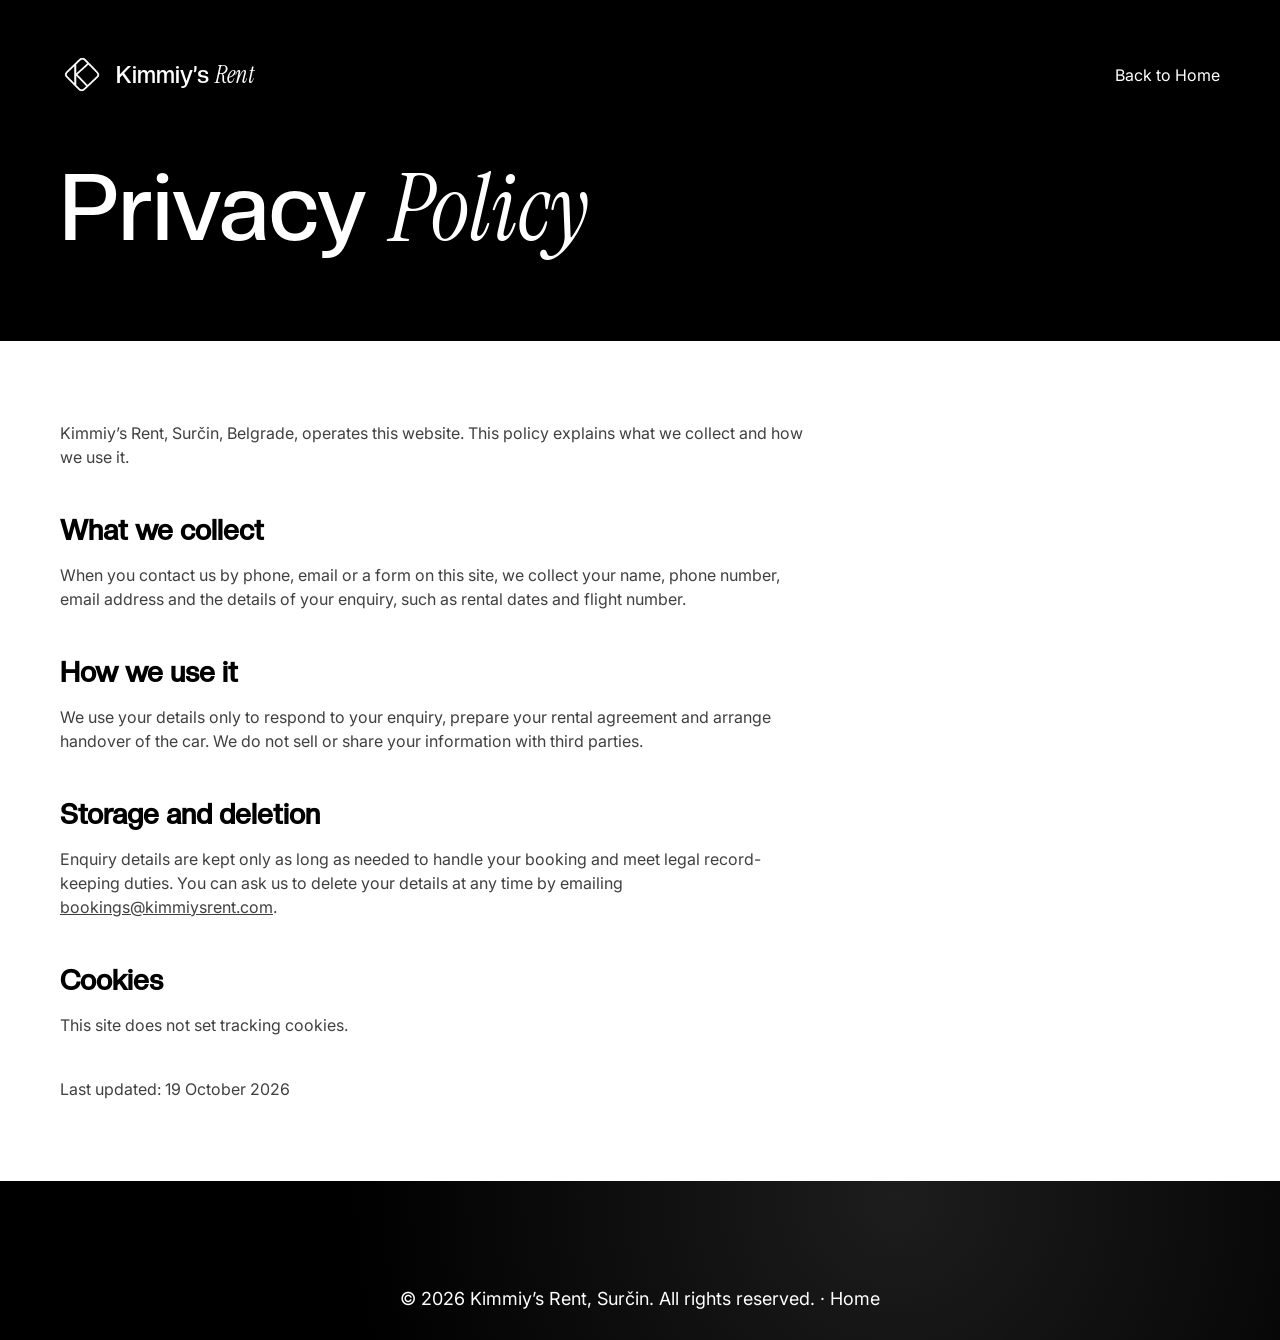
<file: privacy.html>
<!DOCTYPE html>
<html lang="en">
<head>
<meta charset="utf-8"/>
<title>Privacy Policy | Kimmiy's Rent</title>
<meta name="description" content="How Kimmiy's Rent collects, uses and protects your details when you enquire about renting a car near Belgrade Airport."/>
<meta name="viewport" content="width=device-width, initial-scale=1"/>
<link rel="canonical" href="https://kimmiysrent.com/privacy.html"/>
<link rel="icon" type="image/png" href="images/logo/logo-white.png"/>
<link href="https://fonts.googleapis.com" rel="preconnect"/>
<link href="https://fonts.gstatic.com" rel="preconnect" crossorigin="anonymous"/>
<link href="https://fonts.googleapis.com/css2?family=Instrument+Serif:ital@0;1&family=Inter:wght@300;400;500;600;700&display=swap" rel="stylesheet"/>
<link href="css/kimmys.css?v=24" rel="stylesheet" type="text/css"/>
<style>
  .privacy-hero { background-color: #000; padding: 32px 0 80px; }
  .privacy-body { padding: 80px 0; max-width: 760px; }
  .privacy-body h2 { font-family: var(--font-heading); font-size: 28px; margin: 40px 0 12px; }
  .privacy-body p, .privacy-body li { color: #404040; }
</style>
</head>
<body>
<div class="page-wrapper">
<section class="privacy-hero">
  <div class="container">
    <div class="navbar-section home-banner-navbar">
      <div class="layout">
        <a href="index.html" class="brand-logo-link w-inline-block">
          <img loading="lazy" src="images/logo/logo-white.png" alt="Kimmiy's Rent logo, a white letter K inside a diamond" class="brand-logo kimmys-logo"/>
          <span class="kimmys-logo-text">Kimmiy&#x2019;s <span class="kimmys-logo-text-italic">Rent</span></span>
        </a>
        <a href="index.html" class="paragraph-xs navbar-link-white w-nav-link">Back to Home</a>
      </div>
    </div>
    <h1 class="h2 text-white" style="margin-top:64px">Privacy <span class="italic">Policy</span></h1>
  </div>
</section>
<section>
  <div class="container">
    <div class="privacy-body">
      <p class="paragraph-xs">Kimmiy&#x2019;s Rent, Sur&#x10D;in, Belgrade, operates this website. This policy explains what we collect and how we use it.</p>
      <h2>What we collect</h2>
      <p class="paragraph-xs">When you contact us by phone, email or a form on this site, we collect your name, phone number, email address and the details of your enquiry, such as rental dates and flight number.</p>
      <h2>How we use it</h2>
      <p class="paragraph-xs">We use your details only to respond to your enquiry, prepare your rental agreement and arrange handover of the car. We do not sell or share your information with third parties.</p>
      <h2>Storage and deletion</h2>
      <p class="paragraph-xs">Enquiry details are kept only as long as needed to handle your booking and meet legal record-keeping duties. You can ask us to delete your details at any time by emailing <a href="mailto:bookings@kimmiysrent.com">bookings@kimmiysrent.com</a>.</p>
      <h2>Cookies</h2>
      <p class="paragraph-xs">This site does not set tracking cookies.</p>
      <p class="paragraph-xs" style="margin-top:40px">Last updated: 19 October 2026</p>
    </div>
  </div>
</section>
<section class="footer-section">
  <div class="footer-image-bg-container">
    <div class="container">
      <div class="copyright-text-wrap" style="border-top:0">
        <p class="paragraph copyright-text">&copy; 2026 Kimmiy&#x2019;s Rent, Sur&#x10D;in. All rights reserved. &middot; <a href="index.html" class="footer-link">Home</a></p>
      </div>
    </div>
  </div>
</section>
</div>
</body>
</html>
</file>
<file: css/kimmys.css>
/* ==========================================================================
   Kimmy's Rent — main stylesheet
   Original implementation of the site's design system.
   ========================================================================== */

/* ---------- Fonts ---------- */
@font-face {
  font-family: "Creato Display";
  src: url("../fonts/CreatoDisplay-Medium.otf") format("opentype");
  font-weight: 400 500;
  font-style: normal;
  font-display: swap;
}
@font-face {
  font-family: "Creato Display";
  src: url("../fonts/CreatoDisplay-RegularItalic.otf") format("opentype");
  font-weight: 400 500;
  font-style: italic;
  font-display: swap;
}

/* ---------- Tokens ---------- */
:root {
  --black: #000;
  --white: #fff;
  --orange: #ff6829;
  --smoke: #f5f5f5;
  --dark: #171717;
  --gray-4: #404040;
  --gray-7: #9c9c9c;
  --gray-text: #8e8e8e;
  --radius: 8px;
  --radius-20: 20px;
  --font-heading: "Creato Display", Arial, sans-serif;
  --font-italic: "Instrument Serif", serif;
  --font-body: "Inter", sans-serif;
  --section-pad: 112px;
  --h1-size: clamp(56px, 9vw, 132px);
  --h2-size: clamp(48px, 7.2vw, 100px);
  --h3-size: clamp(40px, 5.8vw, 80px);
  --h4-size: clamp(32px, 4vw, 56px);
  --h5-size: clamp(26px, 2.9vw, 40px);
  --h6-size: clamp(22px, 2.3vw, 32px);
}

/* ---------- Base ---------- */
*, *::before, *::after { box-sizing: border-box; }
body {
  margin: 0;
  background-color: var(--white);
  color: var(--black);
  font-family: var(--font-body);
  font-size: 16px;
  line-height: 1.5;
  -webkit-font-smoothing: antialiased;
}
img { max-width: 100%; vertical-align: middle; border: 0; }
a { color: inherit; }
ul { padding-left: 20px; }
section { position: relative; }
section[id] { scroll-margin-top: 24px; }

.page-wrapper { overflow: clip; }

.w-inline-block { display: inline-block; max-width: 100%; text-decoration: none; }
.w-embed { display: block; }
.w-dyn-list, .w-dyn-items, .w-dyn-item { display: block; }
.d-none { display: none; }
.text-center { text-align: center; }

.container {
  width: 100%;
  max-width: 1400px;
  margin-left: auto;
  margin-right: auto;
  padding-left: 60px;
  padding-right: 60px;
}

/* ---------- Typography ---------- */
.h1, .h2, .h3, .h4, .h5, .h6 {
  font-family: var(--font-heading);
  color: var(--black);
  font-weight: 500;
  line-height: 1.1;
  margin: 0;
}
.h1 { font-size: var(--h1-size); }
.h2 { font-size: var(--h2-size); }
.h3 { font-size: var(--h3-size); }
.h4 { font-size: var(--h4-size); }
.h5 { font-size: var(--h5-size); }
.h6 { font-size: var(--h6-size); }

.italic, .h1 .italic, .h2 .italic, .h3 .italic, .h4 .italic, .h5 .italic, .h6 .italic {
  font-family: var(--font-italic);
  font-style: italic;
  font-weight: 400;
}
.h6.italic, .paragraph-xs.italic { font-family: var(--font-italic); font-style: italic; }

.paragraph, .paragraph-xs, .paragraph-s, .paragraph-l, .paragraph-xl {
  margin: 0;
  font-family: var(--font-body);
  font-weight: 400;
}
.paragraph     { font-size: 18px; line-height: 1.5; }
.paragraph-xs  { font-size: 16px; line-height: 1.5; }
.paragraph-s   { font-size: 18px; line-height: 1.5; }
.paragraph-l   { font-size: 24px; line-height: 1.3; }
.paragraph-xl  { font-family: var(--font-heading); font-size: clamp(22px, 2.4vw, 32px); line-height: 1.5; }
.paragraph-xl .italic { font-family: var(--font-italic); font-style: italic; }

.text-white { color: var(--white); }
.text-gray { color: var(--gray-7); }
.uppercase { text-transform: uppercase; }

/* ---------- Title pill (section numbering) ---------- */
.title-wrap { display: flex; align-items: center; gap: 10px; }
.page-count-wrap { display: flex; align-items: center; gap: 24px; color: var(--white); }
.page-count-wrap.w-variant-6715346c-22d5-b521-1659-a19b2e3c0f4e { color: var(--black); }
.title-list-item { margin: 0; padding-left: 24px; }
.title-list-item li { font-size: 16px; }

/* ---------- Buttons ---------- */
.button-orange, .white-button, .button-primary {
  display: flex;
  align-items: center;
  gap: 10px;
  flex: none;
  border-radius: var(--radius);
  padding: 12px 16px;
  text-decoration: none;
}
.button-orange { background-color: var(--orange); }
.white-button { background-color: var(--white); border: 1px solid #efefef; }
.button-primary { background-color: var(--black); }
.button-primary.view-model-button { background-color: var(--dark); padding: 12px 16px; }

.text-icon-wrapper { overflow: hidden; }
.text-icon-content {
  display: flex;
  align-items: center;
  gap: 10px;
  flex: none;
  position: relative;
  border-radius: var(--radius);
  transition: transform 0.45s cubic-bezier(0.25, 0.46, 0.45, 0.94);
}
.arrow-icon { display: flex; justify-content: center; align-items: center; width: 16px; height: 14px; }
.arrow-icon.second-arrow { position: absolute; right: -26px; }
.paragraph-xs.button-text { color: var(--white); white-space: nowrap; }
.paragraph-xs.button-text.black-text { color: var(--black); }
a:hover > .text-icon-wrapper > .text-icon-content,
a:hover .text-icon-wrapper .text-icon-content {
  transform: translate3d(-26px, 0, 0);
}

/* ---------- Navbar ---------- */
.navbar-section { border-radius: var(--radius); }
.navbar-section.home-banner-navbar { margin-top: 24px; }
.layout { display: flex; justify-content: space-between; align-items: center; gap: 40px; }
.logo-time-wrap { display: flex; align-items: center; gap: 40px; }
.brand-logo-link { display: flex; align-items: center; gap: 12px; flex: none; }
.brand-logo.kimmys-logo { width: 44px; height: auto; }
.kimmys-logo-text {
  font-family: var(--font-heading);
  color: var(--white);
  font-size: 24px;
  font-weight: 500;
  white-space: nowrap;
}
.kimmys-logo-text-italic { font-family: var(--font-italic); font-style: italic; }

.navbar-time-pill-wrap {
  display: flex;
  align-items: center;
  justify-content: center;
  gap: 16px;
  border-radius: 80px;
  padding: 8px 24px;
  flex: none;
  white-space: nowrap;
}
.navbar-time-pill-wrap p { white-space: nowrap; }
.navbar-time-pill-wrap.black-navbar { background-color: #ffffff08; border: 1px solid #ffffff1a; }
.time-dot { width: 6px; height: 6px; border-radius: 100%; }
.time-dot.wihte-dot { background-color: var(--white); }
.clock-wrap { display: flex; }

.button-links-wrap { display: flex; align-items: center; justify-content: flex-end; gap: 40px; width: 100%; }
.navbar.w-nav { display: flex; align-items: center; }
.nav-menu { display: flex; align-items: center; gap: 32px; }
.paragraph-xs.navbar-link-white { color: var(--white); text-decoration: none; }
.paragraph-xs.navbar-link-white:hover,
.paragraph-xs.navbar-link-white.w--current { color: var(--orange); }
.navbar-button-wrap { flex: none; }

/* Burger (mobile only) */
.kimmys-menu-button { display: none; cursor: pointer; padding: 10px; }
.kimmys-burger { display: flex; flex-direction: column; gap: 5px; width: 26px; }
.kimmys-burger span { height: 2px; width: 100%; background: var(--white); transition: transform 0.3s, opacity 0.3s; }
.nav-open-state .kimmys-burger span:nth-child(1) { transform: translateY(7px) rotate(45deg); }
.nav-open-state .kimmys-burger span:nth-child(2) { opacity: 0; }
.nav-open-state .kimmys-burger span:nth-child(3) { transform: translateY(-7px) rotate(-45deg); }

/* ---------- Hero ---------- */
.home-banner-section {
  background-image: url("../images/hero.jpg");
  background-position: 50% 40%;
  background-size: cover;
  padding-bottom: var(--section-pad);
  position: relative;
}
.home-banner-overlay {
  background-image: linear-gradient(120deg, #000, #0009 57%, #0003);
  position: absolute;
  inset: 0%;
}
.home-banner-layout {
  z-index: 1;
  display: flex;
  flex-direction: column;
  gap: 112px;
  justify-content: space-between;
  position: relative;
}
.home-banner-intro-content-wrap {
  display: flex;
  justify-content: space-between;
  gap: 40px;
  max-width: none;
  width: 100%;
  flex-wrap: nowrap;
}
.home-banner-intro-column { display: flex; gap: 64px; flex-wrap: nowrap; }
.intro-content-wrap {
  display: flex;
  flex-direction: column;
  gap: 8px;
  width: 100%;
  max-width: 220px;
  min-width: 170px;
  padding-bottom: 16px;
  border-bottom: 1px solid #ffffff4d;
}
.heading-button-card-wrap { display: flex; justify-content: space-between; align-items: flex-end; gap: 32px; }
.heading-button-wrap { display: flex; flex-direction: column; align-items: flex-start; gap: 32px; width: 100%; max-width: 950px; }
.banner-button-wrap { display: flex; }

.award-card-wrap {
  background-color: var(--dark);
  border-radius: var(--radius);
  width: 100%;
  max-width: 240px;
  padding: 20px 8px;
}
.award-card-content {
  display: flex;
  flex-direction: column;
  gap: 40px;
  width: 100%;
  max-width: 200px;
  margin: 0 auto;
}
.award-text-content-wrap { display: flex; flex-direction: column; gap: 24px; }
.award-title {
  background-color: #ffffff08;
  border: 1px solid #ffffff14;
  border-radius: 5px;
  padding: 5px 10px;
  display: inline-block;
  align-self: flex-start;
}
.award-title-text { color: var(--white); }
.award-card-text-wrap { display: flex; flex-direction: column; gap: 16px; }
.h5.award-card-heading { color: var(--white); font-size: 25px; }
.award-card-list { color: var(--gray-7); margin: 0; padding-left: 20px; }

/* ---------- About ---------- */
.about-us-section { padding-top: var(--section-pad); height: 200vh; position: relative; }
.about-us-sticky-content { position: sticky; top: 10vh; }
.about-us-heading-wrap {
  display: grid;
  grid-template-columns: 4fr 8fr;
  gap: 16px;
  align-items: start;
}
.gray-to-black-scroll { color: #c6c6c6; }
.gray-to-black-scroll .gtb-word { color: inherit; }

.about-us-slider-wrap {
  width: 99vw;
  margin: 0 auto;
  padding-top: 100px;
  padding-bottom: 80px;
  overflow: hidden;
  display: flex;
  align-items: center;
}
.about-us-text-slider-wrap { display: flex; gap: 32px; will-change: transform; }
.about-us-scroll-text {
  font-family: var(--font-italic);
  font-style: italic;
  font-size: 150px;
  color: #0000001c;
  white-space: nowrap;
  margin: 0;
  font-weight: 400;
}
.about-us-image-wrap {
  display: grid;
  grid-template-columns: repeat(6, 1fr);
  gap: 64px;
  width: 100%;
  position: relative;
}
.about-us-image-one { grid-column: 1 / 3; border-radius: var(--radius); width: 100%; height: 420px; object-fit: cover; align-self: end; }
.about-us-image-two { grid-column: 5 / 7; border-radius: var(--radius); width: 100%; height: 340px; object-fit: cover; }
.about-us-image-three { grid-column: 2 / 6; border-radius: var(--radius); width: 100%; height: 520px; object-fit: cover; margin-top: -40px; }

/* ---------- Drive big text ---------- */
.drive-section { width: 100%; height: 250vh; position: relative; }
.drive-content-sticky { position: sticky; top: 0; overflow: hidden; }
.drive-content-wrap {
  background-color: var(--white);
  display: flex;
  justify-content: center;
  align-items: center;
  width: 100vw;
  height: 100vh;
  margin: 0 auto;
  position: relative;
  overflow: hidden;
}
.drive-heading-overlay {
  background-color: var(--black);
  display: flex;
  justify-content: center;
  align-items: center;
  position: absolute;
  inset: 0;
  clip-path: circle(12% at 50% 50%);
}
.drive-heading {
  color: var(--white);
  font-family: var(--font-heading);
  font-size: clamp(64px, 10vw, 150px);
  line-height: 0.8;
  font-weight: 500;
  white-space: nowrap;
  margin: 0;
}

/* ---------- Section heading rows ---------- */
.section-heading-wrap {
  display: grid;
  grid-template-columns: 8.5fr 3.5fr;
  gap: 20px;
  align-items: end;
}
.title-heading-wrap { display: flex; flex-direction: column; gap: 24px; width: 100%; max-width: 830px; }
.section-heading { margin: 0; }
.section-description-wrap {
  display: flex;
  justify-content: space-between;
  align-items: flex-start;
  gap: 8px;
  width: 100%;
  max-width: 442px;
}
.section-description-icon { width: 24px; height: 24px; flex: none; }
.paragraph-xs.why-choose-us-title { color: var(--white); width: 100%; max-width: 394px; }

/* ---------- Why choose us ---------- */
.why-choose-us-section {
  background-color: var(--black);
  padding-top: var(--section-pad);
  padding-bottom: var(--section-pad);
}
.why-choose-us-layout { display: flex; flex-direction: column; gap: 64px; }
.why-choose-us-cards-wrap {
  display: grid;
  grid-template-columns: 1fr 1fr 1fr;
  gap: 32px;
}
.why-choose-us-card { background-color: var(--white); border-radius: 10px; padding: 40px 16px; height: 100%; }
.why-choose-us-card-content { display: flex; flex-direction: column; gap: 48px; }
.number-icon-wrap { display: flex; justify-content: space-between; align-items: center; }
.why-choose-use-card-icon { width: 36px; height: 36px; }
.h4.why-choose-us-card-number {
  font-family: var(--font-italic);
  font-style: italic;
  color: var(--orange);
  font-weight: 400;
}
.why-choose-us-card-text-wrap { display: flex; flex-direction: column; gap: 24px; }
.paragraph-l.card-title-gray { color: var(--gray-4); }
.h6.why-choose-us-card-heading { font-size: 28px; }

/* ---------- Featured models ---------- */
.featured-model-section { padding-top: var(--section-pad); padding-bottom: var(--section-pad); }
.featured-model-layout {
  display: flex;
  flex-direction: column;
  align-items: center;
  gap: 64px;
  height: 600vh;
  position: relative;
}
.featured-model-heading-wrap {
  display: flex;
  flex-direction: column;
  align-items: center;
  gap: 24px;
  max-width: 714px;
  margin: 0 auto;
  text-align: center;
}
.feature-tab-sticky { width: 100%; position: sticky; top: 30px; }
.car-tab-content-wrap { width: 100%; }
.feature-content-new {
  display: grid;
  grid-template-columns: 4fr 5fr 3fr;
  gap: 32px;
  height: 700px;
}
.left-content-wrap, .middle-wrap, .right-images-wrap { position: relative; height: 700px; }

.tab-text-content-wrap {
  background-color: var(--white);
  display: flex;
  flex-direction: column;
  justify-content: space-between;
  gap: 24px;
  position: absolute;
  inset: 0;
  height: 700px;
  opacity: 0;
  pointer-events: none;
}
.tab-text-content-wrap.is-active { opacity: 1; pointer-events: auto; }
.heading-count-wrap { display: flex; align-items: baseline; gap: 16px; }
.tab-description-wrap { display: flex; flex-direction: column; gap: 16px; }
.paragraph-l.tab-description { color: var(--gray-4); }
.tab-count-wrap {
  display: flex;
  flex-direction: column;
  align-items: center;
  gap: 40px;
  background-color: var(--smoke);
  border-radius: 10px;
  width: 100%;
  max-width: 250px;
  padding: 32px 16px;
}
.tab-count-content { width: 100%; max-width: 186px; }
.tab-count { display: flex; flex-direction: column; gap: 6px; }

.model-tab-image-wrap {
  border-radius: var(--radius);
  position: absolute;
  inset: 0;
  height: 100%;
  overflow: hidden;
  opacity: 0;
}
.middle-wrap .model-tab-image-wrap { opacity: 1; will-change: clip-path; }
.middle-wrap .model-tab-image-wrap.one { z-index: 1; }
.middle-wrap .model-tab-image-wrap.two { z-index: 2; }
.middle-wrap .model-tab-image-wrap.three { z-index: 3; }
.model-tab-image { width: 100%; height: 100%; object-fit: cover; }

.model-small-image-wrap {
  display: flex;
  flex-direction: column;
  justify-content: space-between;
  gap: 24px;
  position: absolute;
  inset: 0;
  height: 700px;
  background-color: var(--white);
  opacity: 0;
  pointer-events: none;
}
.model-small-image-wrap.is-active { opacity: 1; pointer-events: auto; }
.models-tab-link {
  border-radius: var(--radius);
  width: 100%;
  height: 200px;
  cursor: pointer;
  background-color: var(--smoke);
}
.models-tab-link.border { border: 1px solid var(--orange); padding: 8px; background-color: transparent; }
.models-tab-link-image { border-radius: var(--radius); object-fit: contain; width: 100%; height: 100%; }

/* ---------- Core services ---------- */
.core-services-section {
  background-color: var(--black);
  padding-top: var(--section-pad);
  padding-bottom: var(--section-pad);
}
.container.core-service-container { max-width: none; padding-left: 0; padding-right: 0; }
.core-services-layout { display: flex; flex-direction: column; gap: 64px; height: 350vh; position: relative; }
.core-service-heading-wrap {
  display: flex;
  flex-direction: column;
  align-items: center;
  gap: 24px;
  text-align: center;
  width: 100%;
  max-width: 758px;
  margin: 0 auto;
  padding: 0 24px;
}
.slider-sticky { position: sticky; top: 18vh; }
.scroll-slider-cards-wrap {
  z-index: 1;
  display: flex;
  justify-content: center;
  align-items: center;
  height: 595px;
  position: relative;
  overflow: hidden;
}
.core-service-slider-card {
  width: 100%;
  max-width: 600px;
  position: absolute;
  top: 0;
  left: 50%;
  transform: translateX(-50%);
}
.core-service-slider-card.core-service-one { z-index: 8; }
.core-service-slider-card.core-service-two { z-index: 7; }
.core-service-slider-card.core-service-three { z-index: 6; }
.core-service-slider-card.core-service-four { z-index: 5; }
.scroll-slider-card {
  display: flex;
  flex-direction: column;
  gap: 32px;
  background-color: var(--white);
  border-radius: var(--radius);
  width: 100%;
  max-width: 600px;
  padding: 32px;
  text-decoration: none;
}
.slider-card-image { border-radius: var(--radius); object-fit: cover; width: 100%; height: 330px; }
.slide-heading-wrap { display: flex; flex-direction: column; gap: 12px; }
.h4.core-service-slider-heading { text-align: center; max-width: 540px; margin: 0 auto; }
.keep-scrolling-text {
  display: flex;
  align-items: flex-end;
  gap: 12px;
  position: absolute;
  right: 6%;
  top: 40%;
  z-index: 1;
}
.keep-scrolling-arrow-icon { width: 43px; height: 44px; }

/* ---------- Travel for comfort (Discover our cars) ---------- */
.travel-for-comfort-section {
  padding-top: var(--section-pad);
  padding-bottom: var(--section-pad);
  background-color: var(--white);
}
.travel-for-comfort-layout { display: flex; flex-direction: column; gap: 80px; }
.heading-select-box-wrap { display: flex; flex-direction: column; gap: 64px; }
.travel-comfort-heading-button-wrap { display: flex; justify-content: space-between; align-items: flex-end; gap: 32px; }
.travel-comfort-heading-title-wrap { display: flex; flex-direction: column; gap: 24px; width: 100%; max-width: 594px; }
.button-wrap { display: flex; }
.down-arrow-icon-text-wrap {
  display: flex;
  align-items: flex-end;
  gap: 12px;
  padding-bottom: 32px;
  border-bottom: 1px solid #0000007a;
}
.down-arrow-icon { width: 18px; height: 18px; }

.travel-cards-wrap { display: flex; flex-direction: column; gap: 80px; margin-top: 140px; }
.discover-card-wrap {
  display: grid;
  grid-template-columns: 1fr 1fr;
  gap: 16px;
  border-bottom: 1px solid var(--orange);
  padding: 8px 32px 40px;
  text-decoration: none;
  position: relative;
}
.arrow-text-wrap { display: flex; align-items: center; gap: 48px; }
.comfort-card-icon { width: 32px; height: 28px; transform: rotate(-45deg); }
.image-person-count-wrap { display: flex; justify-content: flex-end; align-items: center; position: relative; }
.travel-card-image {
  z-index: 2;
  border-radius: var(--radius);
  width: 250px;
  height: 250px;
  position: absolute;
  top: -82%;
  left: 0;
}
.travel-card-image.contain-car { object-fit: contain; }
@media (min-width: 768px) {
  .travel-card-image {
    opacity: 0;
    transform: scale(0.55) rotate(-10deg);
    transform-origin: 50% 90%;
    pointer-events: none;
  }
}
.count-wrap { display: flex; flex-direction: column; gap: 10px; }
.count-content { display: flex; align-items: center; gap: 24px; }
.count-icon { width: 20px; height: 20px; }
.max-info-wrap { display: flex; gap: 8px; }

/* ---------- How it works ---------- */
.how-it-works-section {
  background-color: var(--black);
  padding-top: var(--section-pad);
  padding-bottom: var(--section-pad);
  height: 300vh;
  position: relative;
}
.how-it-works-sticky-wrap { position: sticky; top: 0; padding-top: 10vh; }
.how-it-works-layout {
  display: grid;
  grid-template-columns: 6fr 6fr;
  gap: 32px;
  align-items: start;
}
.how-it-works-heading-title-wrap { display: flex; flex-direction: column; gap: 24px; }
.how-it-works-cards-wrap { display: grid; grid-template-columns: 1fr 1fr; }
.how-it-works-card { background-color: var(--white); width: 100%; height: 100%; padding: 40px 32px; }
.how-it-works-card.w-variant-2424487d-868c-ad47-88fb-092d28be4045 { background-color: var(--orange); }
.how-it-works-card.w-variant-d4448d18-45e3-ad2d-152b-1c95d0097452 { background-color: #ffffff0a; }
.how-it-works-card-content { display: flex; flex-direction: column; gap: 48px; }
.how-it-works-image { width: 48px; height: 48px; }
.how-it-works-text-wrap { display: flex; flex-direction: column; gap: 32px; }
.how-it-works-heading { font-family: var(--font-heading); color: var(--black); font-size: 28px; font-weight: 500; margin: 0; }
.how-it-works-heading.w-variant-2424487d-868c-ad47-88fb-092d28be4045,
.how-it-works-heading.w-variant-d4448d18-45e3-ad2d-152b-1c95d0097452 { color: var(--white); }
.paragraph-xs.how-it-works-description { color: #5b5b5b; }
.paragraph-xs.how-it-works-description.w-variant-2424487d-868c-ad47-88fb-092d28be4045,
.paragraph-xs.how-it-works-description.w-variant-d4448d18-45e3-ad2d-152b-1c95d0097452 { color: var(--white); }

.wide-line-wrap { position: absolute; inset: 0; pointer-events: none; }
.container.home-wide-line { display: grid; grid-template-columns: 1fr 1fr; height: 100%; }
.vertical-line-content { display: flex; justify-content: space-between; height: 100%; }
.border-line { height: 100%; overflow: hidden; }

/* ---------- Numbers ---------- */
.our-numbers-section {
  background-color: var(--smoke);
  padding-top: var(--section-pad);
  padding-bottom: var(--section-pad);
  position: relative;
}
.numbers-layout { display: flex; flex-direction: column; gap: 64px; }
.numbers-heading-sticky { position: sticky; top: 15vh; z-index: 0; }
.numbers-heading-wrap {
  display: flex;
  flex-direction: column;
  align-items: center;
  gap: 24px;
  padding: 10px 0;
  position: relative;
}
.numbers-overlay-blur { display: none; }
.numbers-heading-wrap .h2.section-heading { will-change: filter; }
.number-cards-wrap {
  display: flex;
  flex-direction: column;
  align-items: center;
  gap: 32px;
  position: relative;
  z-index: 3;
}
.numbers-card {
  background-color: var(--white);
  border-radius: var(--radius);
  width: 100%;
  max-width: 490px;
  padding: 48px 32px;
}
.numbers-card.w-variant-e073f692-4dae-ec70-a5e5-b0e61a766018 { background-color: var(--orange); }
.numbers-card.w-variant-cb76fcb6-1732-0b0d-b601-bac602e5fd10 { background-color: var(--black); }
.numbers-card-content {
  display: flex;
  flex-direction: column;
  justify-content: space-between;
  width: 100%;
  max-width: 426px;
  height: 386px;
  margin: 0 auto;
}
.count-content-wrap { display: flex; flex-direction: column; align-items: flex-start; gap: 8px; }
.h3.number-counter.w-variant-e073f692-4dae-ec70-a5e5-b0e61a766018,
.h3.number-counter.w-variant-cb76fcb6-1732-0b0d-b601-bac602e5fd10 { color: var(--white); }
.paragraph-xl.number-title.w-variant-e073f692-4dae-ec70-a5e5-b0e61a766018,
.paragraph-xl.number-title.w-variant-cb76fcb6-1732-0b0d-b601-bac602e5fd10 { color: var(--white); }
.paragraph-xs.numbers-card-description { color: #5b5b5b; }
.paragraph-xs.numbers-card-description.w-variant-e073f692-4dae-ec70-a5e5-b0e61a766018,
.paragraph-xs.numbers-card-description.w-variant-cb76fcb6-1732-0b0d-b601-bac602e5fd10 { color: var(--white); }

/* ---------- Testimonials ---------- */
.testimonial-section {
  background-color: var(--white);
  padding-top: var(--section-pad);
  padding-bottom: var(--section-pad);
}
.testimonial-layout { display: flex; flex-direction: column; gap: 64px; }
.testimonial-heading-wrap {
  display: flex;
  flex-direction: column;
  align-items: center;
  gap: 24px;
  width: 100%;
  max-width: 600px;
  margin: 0 auto;
  text-align: center;
}
.testimonial-cards-wrap {
  display: grid;
  grid-template-columns: 1fr 1fr 1fr 1fr;
  gap: 32px;
}
.testimonial-card-one {
  background-color: var(--black);
  border-radius: 8px;
  height: 100%;
  min-height: 440px;
  padding: 32px 20px;
  display: flex;
}
.testimonial-card-one.card-white { background-color: var(--smoke); }
.testimonial-card-content {
  display: flex;
  flex-direction: column;
  justify-content: space-between;
  gap: 40px;
  width: 100%;
  max-width: 248px;
  margin: 0 auto;
}
.name-designation-wrap { display: flex; flex-direction: column; gap: 8px; }
.h6.testimonial-name { color: var(--white); font-size: 28px; }
.card-white .h6.testimonial-name { color: var(--black); }
.paragraph-xs.testimonial-designation { color: var(--white); }
.card-white .paragraph-xs.testimonial-designation { color: var(--black); }
.paragraph-xs.testimonial-review { color: var(--white); }
.card-white .paragraph-xs.testimonial-review { color: var(--black); }
.quote-icon {
  background-color: var(--orange);
  border-radius: 100%;
  display: flex;
  justify-content: center;
  align-items: center;
  width: 48px;
  height: 48px;
}
.card-white .quote-icon { background-color: var(--black); }
.quote-icon img { width: 20px; height: 20px; }
@media (min-width: 768px) {
  /* cards sit tilted in overlapping pairs, like polaroids */
  .testimonial-card-wrap.testimonial-one   { transform: rotate(-8deg); z-index: 2; position: relative; }
  .testimonial-card-wrap.testimonial-two   { transform: rotate(-4deg) translateY(10px); z-index: 1; position: relative; margin-left: -26px; }
  .testimonial-card-wrap.testimonial-three { transform: rotate(-8deg); z-index: 2; position: relative; margin-left: 26px; }
  .testimonial-card-wrap.testimonial-four  { transform: rotate(-4deg) translateY(10px); z-index: 1; position: relative; margin-left: -26px; }
}

/* ---------- FAQ ---------- */
.faq-section {
  background-color: var(--smoke);
  padding-top: var(--section-pad);
  padding-bottom: var(--section-pad);
}
.faq-layout { display: flex; flex-direction: column; gap: 64px; }
.faq-heading-wrap {
  display: grid;
  grid-template-columns: 3fr 9fr;
  gap: 20px;
  align-items: start;
}
.faq-image-dropdown-wrap {
  display: grid;
  grid-template-columns: 4.5fr 7.5fr;
  gap: 64px;
  align-items: start;
}
.faq-image-wrap { width: 100%; max-width: 456px; height: 100%; }
.faq-image { border-radius: var(--radius); width: 100%; height: 560px; object-fit: cover; }
.faq-dropdown-wrap { display: flex; flex-direction: column; gap: 48px; }
.faq-dropdown { border-bottom: 1px solid #00000026; padding-bottom: 24px; }
.faq-dropdown-toggle {
  display: flex;
  justify-content: space-between;
  align-items: center;
  gap: 32px;
  cursor: pointer;
}
.dropdown-icon { width: 36px; height: 36px; position: relative; flex: none; }
.dropdown-icon-one, .dropdown-icon-two {
  position: absolute;
  top: 50%;
  left: 50%;
  transform: translate(-50%, -50%);
  transition: transform 0.4s;
}
.faq-dropdown.open .dropdown-icon-one { transform: translate(-50%, -50%) rotate(90deg); opacity: 0; }
.faq-dropdown.open .dropdown-icon-two { transform: translate(-50%, -50%) rotate(45deg); }
.faq-dropdown-list { overflow: hidden; height: 0; }
.faq-dropdown-text-content { padding-top: 16px; max-width: 640px; }

/* ---------- CTA ---------- */
.cta-section {
  background-color: var(--smoke);
  padding-top: 0;
  padding-bottom: var(--section-pad);
}
.cta-layout {
  display: grid;
  grid-template-columns: 8fr 4.25fr;
  gap: 16px;
  background-color: var(--black);
  border-radius: var(--radius-20);
  padding-left: 80px;
  padding-right: 80px;
  overflow: hidden;
}
.cta-text-button-wrap {
  display: flex;
  flex-direction: column;
  gap: 48px;
  width: 100%;
  max-width: 607px;
  padding-top: 80px;
  padding-bottom: 80px;
}
.cta-text-wrap { display: flex; flex-direction: column; gap: 24px; }
.h3.cta-heading { color: var(--white); }
.download-button-wrap { display: flex; align-items: center; gap: 24px; }
.cta-image-wrap { width: 100%; max-width: 478px; position: relative; min-height: 420px; }
.cta-image-one {
  z-index: 1;
  border-top-left-radius: var(--radius-20);
  border-top-right-radius: var(--radius-20);
  width: 220px;
  height: 320px;
  object-fit: cover;
  position: absolute;
  bottom: 0;
  right: 220px;
}
.cta-image-two {
  z-index: 2;
  border-top-left-radius: var(--radius-20);
  border-top-right-radius: var(--radius-20);
  width: 240px;
  height: 400px;
  object-fit: cover;
  position: absolute;
  bottom: 0;
  right: 0;
}

/* ---------- Footer ---------- */
.footer-section { background-color: var(--black); overflow: hidden; }
.footer-image-bg-container {
  padding-top: 80px;
  background-image: radial-gradient(circle at 70% 10%, #1d1d1d, #000 60%);
  position: relative;
}
.footer-text-icon-wrap { position: relative; }
.footer-text-slider-wrap {
  display: flex;
  align-items: center;
  justify-content: center;
  gap: 40px;
  max-width: 1400px;
  margin: 0 auto;
  padding: 0 60px;
  position: relative;
  text-align: center;
}
.footer-circle-arrow {
  position: absolute;
  left: 50%;
  top: 50%;
  transform: translate(-50%, -50%);
  width: 130px;
  height: 130px;
  border-radius: 50%;
  background-color: var(--orange);
  display: flex;
  align-items: center;
  justify-content: center;
  z-index: 2;
  transition: transform 0.4s cubic-bezier(0.25, 0.46, 0.45, 0.94);
}
.footer-circle-arrow:hover { transform: translate(-50%, -50%) scale(1.08); }
.footer-circle-arrow-inner {
  position: relative;
  width: 44px;
  height: 44px;
  overflow: hidden;
  display: block;
}
.dotted-arrow {
  position: absolute;
  inset: 0;
  width: 44px;
  height: 44px;
  transition: transform 0.45s cubic-bezier(0.4, 0, 0.2, 1);
}
.dotted-arrow.a2 { transform: translate(-130%, 130%); }
.footer-circle-arrow:hover .dotted-arrow.a1 { transform: translate(130%, -130%); }
.footer-circle-arrow:hover .dotted-arrow.a2 { transform: translate(0, 0); }
.h1.footer-link.footer-large-text { text-transform: capitalize; font-size: clamp(48px, 6.9vw, 100px); white-space: nowrap; }
.footer-text-gap { display: inline-block; width: 185px; }
.footer-link { color: var(--white); text-decoration: none; transition: color 0.3s; }
a.footer-link:hover, .h5.footer-mail:hover { color: var(--orange); }


.footer-links-wrap {
  display: grid;
  grid-template-columns: 1fr 1fr;
  gap: 16px;
  padding-top: 64px;
  padding-bottom: 64px;
}
.footer-links-mail-wrap { display: flex; flex-direction: column; gap: 48px; width: 100%; max-width: 480px; }
.form-heading-wrap { display: flex; flex-direction: column; gap: 24px; }
.newsletter-mail-form-block { position: relative; }
.newsletter-mail-form { display: flex; align-items: center; position: relative; }
.newsletter-mail-field {
  color: #a8a8a8;
  background-color: #ffffff0a;
  border: 1px solid transparent;
  border-radius: 80px;
  width: 100%;
  margin: 0;
  padding: 20px 76px 20px 32px;
  font-family: var(--font-body);
  font-size: 16px;
  line-height: 1.5;
}
.newsletter-mail-field:focus { outline: none; border-color: #ffffff2e; }
.email-button {
  -webkit-appearance: none;
  appearance: none;
  border: 0;
  cursor: pointer;
  width: 48px;
  height: 48px;
  border-radius: 100%;
  background-color: var(--orange);
  background-image: url("../images/icons/arrow-white.svg");
  background-repeat: no-repeat;
  background-position: center;
  position: absolute;
  right: 8px;
  top: 50%;
  transform: translateY(-50%);
}
.form-success-message, .form-error-message { display: none; color: var(--white); padding-top: 12px; }
.mail-icon-wrap { display: flex; align-items: center; gap: 24px; text-decoration: none; }
.mail-arrow { width: 32px; height: 32px; }
.h5.footer-mail { color: var(--white); transition: color 0.3s; }

.footer-menu-links-wrap { display: flex; justify-content: space-between; gap: 32px; }
.menu-links-wrap { display: flex; flex-direction: column; gap: 32px; }
.footer-links-content-wrap { display: flex; flex-direction: column; gap: 20px; }
.paragraph.text-gray { color: var(--gray-text); }
.footer-social-link-wrap { display: flex; align-items: center; gap: 18px; text-decoration: none; }
.footer-link-icon-wrap { position: relative; width: 16px; height: 16px; }
.footer-link-icon { width: 16px; height: 16px; position: absolute; inset: 0; transition: opacity 0.3s; }
.footer-link-icon.orange { opacity: 0; }
.footer-social-link-wrap:hover .footer-link-icon.orange { opacity: 1; }
.footer-social-link-wrap:hover .footer-link-icon.white { opacity: 0; }

.copyright-text-wrap { border-top: 1px solid #ffffff99; padding-top: 24px; padding-bottom: 28px; }
.paragraph.copyright-text { color: var(--white); text-align: center; }

.footer-bottom-text-wrap { overflow: hidden; padding: 40px 0 0; }
.footer-multiple-text-container { overflow: hidden; }
.kimmys-footer-marquee { display: flex; gap: 80px; align-items: baseline; will-change: transform; }
.kimmys-footer-name {
  font-family: var(--font-heading);
  color: var(--white);
  font-size: clamp(100px, 14vw, 200px);
  font-weight: 500;
  line-height: 1;
  white-space: nowrap;
}
.kimmys-footer-name em { font-family: var(--font-italic); font-style: italic; color: var(--orange); }

/* ---------- Keep the car centered in every photo crop ---------- */
img[src*="life-1"] { object-position: 50% 62%; }
img[src*="life-2"] { object-position: 28% 60%; }
img[src*="life-3"] { object-position: 50% 55%; }
img[src*="life-4"] { object-position: 50% 74%; }
img[src*="life-5"] { object-position: 50% 62%; }
img[src*="life-6"] { object-position: 50% 58%; }
img[src*="life-7"] { object-position: 50% 58%; }
img[src*="life-8"] { object-position: 50% 70%; }

/* ---------- Reveal helper (JS adds .ix-ready) ---------- */
.ix-ready [data-reveal] { opacity: 0; }

/* ==========================================================================
   Responsive
   ========================================================================== */
@media (max-width: 991px) {
  :root { --section-pad: 80px; }
  .container { padding-left: 40px; padding-right: 40px; }
  .footer-text-slider-wrap { padding: 0 40px; }

  .nav-menu {
    display: none;
    position: absolute;
    top: 100%;
    left: 0;
    right: 0;
    z-index: 50;
    flex-direction: column;
    align-items: flex-start;
    gap: 20px;
    background-color: var(--black);
    border-radius: var(--radius);
    padding: 32px;
    max-width: none;
  }
  .nav-menu.nav-open { display: flex; }
  .kimmys-menu-button { display: block; }
  .navbar.w-nav { position: static; }
  .navbar-section.home-banner-navbar { position: relative; }
  .navbar-button-wrap { display: none; }
  .button-links-wrap { width: auto; }
  .layout { gap: 20px; }

  .home-banner-intro-content-wrap { flex-wrap: wrap; gap: 24px; }
  .home-banner-intro-column { gap: 24px; }
  .testimonial-cards-wrap { grid-template-columns: 1fr 1fr; }
  .testimonial-card-one { padding-left: 20px; padding-right: 20px; }
  .home-banner-layout { gap: 80px; }
  .heading-button-card-wrap { flex-direction: column; align-items: flex-start; gap: 52px; }
  .award-card-wrap { max-width: none; padding: 20px; }
  .award-card-content { max-width: none; }

  .about-us-heading-wrap { grid-template-columns: 1fr; }
  .about-us-scroll-text { font-size: 100px; }
  .about-us-image-wrap { gap: 32px; }
  .about-us-image-one { height: 320px; }
  .about-us-image-two { height: 260px; }
  .about-us-image-three { height: 380px; }

  .section-heading-wrap { grid-template-columns: 1fr; align-items: start; }
  .why-choose-us-cards-wrap { grid-template-columns: 1fr 1fr; }

  .feature-content-new { grid-template-columns: 5fr 7fr; height: 640px; }
  .right-images-wrap { display: none; }
  .left-content-wrap, .middle-wrap, .tab-text-content-wrap, .model-small-image-wrap { height: 640px; }

  .faq-image-dropdown-wrap { grid-template-columns: 1fr; }
  .faq-heading-wrap { grid-template-columns: 1fr; }
  .faq-image-wrap { max-width: none; }
  .faq-image { height: 380px; }

  .cta-layout { grid-template-columns: 1fr; padding-left: 40px; padding-right: 40px; }
  .cta-image-wrap { max-width: none; min-height: 360px; }
  .cta-image-one { right: auto; left: 0; }

  .how-it-works-layout { grid-template-columns: 1fr; gap: 48px; }

  .footer-links-wrap { grid-template-columns: 1fr; gap: 48px; }
  .footer-circle-arrow { width: 100px; height: 100px; }
  .footer-text-gap { width: 120px; }
}

@media (max-width: 767px) {
  .container { padding-left: 24px; padding-right: 24px; }
  .footer-text-slider-wrap { padding: 0 24px; }

  .about-us-slider-wrap { display: none; }
  .about-us-section { height: auto; padding-bottom: var(--section-pad); display: flex; flex-direction: column; gap: 64px; }
  .about-us-sticky-content { position: static; }
  .about-us-image-wrap { display: flex; flex-direction: column; }
  .about-us-image-three { margin-top: 0; }

  .drive-section { height: 180vh; }
  .drive-heading { font-size: 15vw; }

  .why-choose-us-cards-wrap { grid-template-columns: 1fr; position: static; }

  /* Featured models: single column, image inside each text block */
  .featured-model-layout { height: auto; }
  .feature-tab-sticky { position: static; }
  .feature-content-new { display: flex; flex-direction: column; height: auto; }
  .middle-wrap { display: none; }
  .left-content-wrap { height: auto; }
  .tab-text-content-wrap { position: static; opacity: 1; pointer-events: auto; height: auto; gap: 32px; padding-bottom: 48px; }

  .tab-text-content-wrap .model-tab-image-wrap.d-none {
    display: block;
    position: static;
    opacity: 1;
    height: 240px;
    border-radius: 8px;
    overflow: hidden;
  }
  .tab-count-wrap { max-width: none; flex-direction: row; justify-content: space-between; gap: 16px; padding: 24px 16px; }
  .tab-count-content { max-width: none; width: auto; }

  .core-services-layout { height: auto; gap: 48px; }
  .slider-sticky { position: static; }
  .scroll-slider-cards-wrap { height: auto; flex-direction: column; gap: 32px; overflow: visible; }
  .core-service-slider-card { position: static; transform: none !important; max-width: none; }
  .scroll-slider-card { padding: 16px; max-width: none; }
  .slider-card-image { height: 240px; }
  .keep-scrolling-text { display: none; }

  .travel-comfort-heading-button-wrap { flex-direction: column; align-items: flex-start; gap: 32px; }
  .travel-cards-wrap { margin-top: 24px; gap: 48px; }
  .discover-card-wrap { display: flex; flex-direction: column; gap: 16px; padding: 8px 0 24px; }
  .arrow-text-wrap { gap: 20px; }
  .comfort-card-icon { width: 24px; height: 21px; }
  .travel-card-image {
    display: block;
    position: static;
    width: 100%;
    height: 190px;
    object-fit: contain;
    opacity: 1 !important;
    transform: none !important;
  }
  .image-person-count-wrap { flex-direction: column; align-items: flex-start; gap: 20px; }
  .count-wrap { flex-direction: row; gap: 24px; }
  .count-content { gap: 8px; }
  .count-content .paragraph-l { font-size: 18px; }
  .max-info-wrap { gap: 6px; }

  .how-it-works-section { height: auto; }
  .how-it-works-sticky-wrap { position: static; padding-top: 0; }
  .how-it-works-cards-wrap { grid-template-columns: 1fr; }

  .numbers-card { padding: 32px 20px; }
  .numbers-card-content { height: auto; gap: 48px; }

  .cta-layout { padding-left: 24px; padding-right: 24px; }
  .cta-text-button-wrap { padding-top: 48px; padding-bottom: 48px; }
  .cta-image-wrap { min-height: 300px; }
  .cta-image-one { width: 46%; height: 240px; }
  .cta-image-two { width: 48%; height: 300px; }

  .footer-menu-links-wrap { flex-wrap: wrap; }
  .testimonial-cards-wrap { grid-template-columns: 1fr; }
  .testimonial-card-one { min-height: 0; }
  .kimmys-footer-name { font-size: 80px; }
  .footer-text-slider-wrap { flex-direction: column; align-items: flex-start; gap: 24px; text-align: left; }
  .footer-text-gap { display: none; }
  .h1.footer-link.footer-large-text { white-space: normal; font-size: clamp(44px, 11vw, 64px); }
  .footer-circle-arrow { position: static; transform: none; width: 52px; height: 52px; }
  .footer-circle-arrow:hover { transform: scale(1.08); }
  .footer-circle-arrow-inner, .dotted-arrow { width: 22px; height: 22px; }
}

@media (max-width: 479px) {
  .navbar-time-pill-wrap { display: none; }
  .arrow-icon.first-arrow, .arrow-icon.second-arrow { display: none; }
  .button-orange, .white-button, .button-primary { padding: 14px 24px; }
  a:hover > .text-icon-wrapper > .text-icon-content,
  a:hover .text-icon-wrapper .text-icon-content { transform: none; }
  .intro-content-wrap { min-width: 0; max-width: none; width: 47%; }
  .home-banner-intro-column { gap: 16px; display: flex; flex-flow: row; justify-content: space-between; }
  .heading-count-wrap { flex-wrap: wrap; }
  .down-arrow-icon-text-wrap { padding-bottom: 20px; }
  .faq-dropdown-wrap { gap: 32px; }
  .about-us-scroll-text { font-size: 72px; }
}

/* ==========================================================================
   About page
   ========================================================================== */

/* ---------- Dark navbar (white page background) ---------- */
.kimmys-logo-text.kimmys-logo-text-dark { color: var(--black); }
.navbar-time-pill-wrap.white-navbar { background-color: transparent; border: 1px solid #0006; color: var(--black); }
.time-dot.black-dot { background-color: var(--black); }
.paragraph-xs.navbar-link-black { color: var(--black); text-decoration: none; transition: color 0.2s; }
.paragraph-xs.navbar-link-black:hover,
.paragraph-xs.navbar-link-black.w--current { color: var(--orange); }
.kimmys-menu-button-dark .kimmys-burger span { background: var(--black); }

/* ---------- Banner ---------- */
.about-us-banner-section {
  display: flex;
  flex-direction: column;
  gap: 64px;
  padding-top: 0;
  padding-bottom: var(--section-pad);
}
.about-us-banner-section.no-padding-bottom { padding-bottom: 0; }
.about-banner-layout { display: flex; flex-direction: column; gap: 64px; }
.about-social-count-wrap {
  display: grid;
  grid-template-columns: 10fr 2fr;
  gap: 16px;
  margin-top: 48px;
}
.about-count-wrap {
  display: grid;
  grid-template-columns: 1fr 1fr 1fr;
  gap: 80px;
  align-items: flex-start;
}
.stock-count-wrap {
  display: flex;
  flex-direction: column;
  gap: 8px;
  padding-bottom: 12px;
  border-bottom: 1px solid #0000004d;
}
.count-plus-icon-wrap { display: flex; align-items: baseline; }
.text-orange, .h4.text-orange { color: var(--orange); }
.social-links-wrap { display: flex; flex-direction: column; gap: 24px; }
.social-link-wrap { display: flex; justify-content: flex-end; align-items: center; height: 26px; }
.paragraph.about-banner-social-link {
  line-height: 1;
  text-align: right;
  border-bottom: 2px solid #000;
  text-decoration: none;
  transition: color 0.2s, border-color 0.2s;
}
.paragraph.about-banner-social-link:hover { color: var(--orange); border-bottom-color: var(--orange); }

.heading-scroll-button-wrap { display: flex; justify-content: flex-start; align-items: flex-end; gap: 48px; }
.h1.page-heading { max-width: 1000px; }
.scroll-button {
  display: flex;
  flex-direction: column;
  justify-content: center;
  align-items: center;
  gap: 10px;
  flex: none;
  width: 130px;
  height: 130px;
  border: 1px solid #0000004d;
  border-radius: 100%;
  text-decoration: none;
  color: var(--black);
  transition: border-color 0.3s;
}
.scroll-button:hover { border-color: var(--orange); }
.scroll-arrow-wrapper { width: 26px; height: 26px; overflow: hidden; }
.arrow-content {
  display: flex;
  flex-direction: column;
  align-items: center;
  gap: 8px;
  animation: scroll-arrow-loop 1.8s cubic-bezier(0.65, 0, 0.35, 1) infinite;
}
.scroll-icon { width: 21px; height: 24px; flex: none; }
@keyframes scroll-arrow-loop {
  0%   { transform: translateY(-32px); }
  60%, 100% { transform: translateY(0); }
}
.scroll-text { margin: 0; font-size: 14px; text-align: center; }

.about-image-marquee-wrap { display: flex; flex-direction: column; }
.about-banner-image { width: 100%; height: auto; display: block; object-fit: cover; }
.about-banner-marquee-wrap {
  background-color: var(--orange);
  padding: 32px 0;
  display: flex;
  overflow: hidden;
}
.about-marquee-track { display: flex; gap: 140px; flex: none; will-change: transform; }
.about-marquee-text {
  margin: 0;
  font-family: var(--font-heading);
  color: var(--white);
  font-size: 32px;
  line-height: 1;
  white-space: nowrap;
  text-transform: uppercase;
  letter-spacing: 0.04em;
}

/* ---------- Who we are ---------- */
.who-we-are-section { padding-top: var(--section-pad); padding-bottom: var(--section-pad); }
.who-we-are-layout { display: flex; flex-direction: column; gap: 64px; }
.who-we-are-heading-wrap {
  display: flex;
  flex-direction: column;
  align-items: center;
  gap: 16px;
  width: 100%;
  max-width: 776px;
  margin: 0 auto;
}
.h3.section-heading.who-we-are-heading,
.h3.section-heading.our-vision-heading,
.h3.section-heading.why-choose-us-heading { text-align: center; }
.h3.section-heading.why-choose-us-heading { text-wrap: balance; }
.image-paragraph-wrap { display: grid; grid-template-columns: 4fr 8fr; gap: 56px; }
.who-we-are-image-text-wrap { display: flex; justify-content: space-between; align-items: flex-start; gap: 24px; }
.paragraph-xs.who-we-are-text { width: 100%; max-width: 176px; }
.who-we-are-car-image { width: 100%; max-width: 197px; height: auto; border-radius: var(--radius); object-fit: contain; }
.text-button-wrap { display: flex; flex-direction: column; align-items: flex-start; gap: 48px; }
.who-we-are-image-wrap { display: grid; grid-template-columns: 1fr 1fr; gap: 64px; align-items: start; }
.appear-image-wrapper { position: relative; border-radius: var(--radius); overflow: hidden; }
.who-we-are-image-one { display: block; width: 100%; height: 520px; object-fit: cover; transition: transform 0.3s ease; }
.appear-image-wrapper:hover .who-we-are-image-one { transform: scale(1.1); }
.overlay-image-wrapper {
  display: flex;
  flex-direction: column;
  justify-content: flex-start;
  position: absolute;
  inset: 0;
  pointer-events: none;
}
.appear-image-overlay { background-color: var(--white); width: 100%; height: 100%; margin-top: auto; transform-origin: bottom; }

/* ---------- Our process ---------- */
.our-process-section { background-color: var(--black); padding-top: var(--section-pad); padding-bottom: var(--section-pad); }
.our-process-layout { display: flex; flex-direction: column; gap: 64px; }
.our-process-heading-wrap {
  display: flex;
  flex-direction: column;
  align-items: center;
  gap: 24px;
  width: 100%;
  max-width: 750px;
  margin: 0 auto;
}
.h3.our-process-heading { color: var(--white); text-align: center; }
/* 12-column pyramid: one card on top, two below, two at the outer edges */
.our-process-cards-wrap { display: grid; grid-template-columns: repeat(12, 1fr); grid-auto-rows: auto; row-gap: 64px; }
.process-card-one   { grid-area: 1 / 5 / 2 / 9; }
.process-card-two   { grid-area: 2 / 2 / 3 / 6; }
.process-card-three { grid-area: 2 / 8 / 3 / 12; }
.process-card-four  { grid-area: 3 / 1 / 4 / 5; }
.process-card-five  { grid-area: 3 / 9 / 4 / 13; }
.our-process-card {
  display: flex;
  flex-direction: column;
  gap: 40px;
  background-color: var(--white);
  padding: 40px 32px;
  width: 100%;
  max-width: 400px;
  height: 100%;
  min-height: 526px;
  position: relative;
  overflow: hidden;
}
.step-text-image-wrap { display: flex; flex-direction: column; justify-content: space-between; gap: 16px; }
.process-step-icon-wrap { display: flex; justify-content: space-between; align-items: center; position: relative; z-index: 1; }
.our-process-card .h6.italic { font-size: 32px; line-height: 1.1; transition: color 0.5s; }
.process-plus-icon { width: 32px; height: 32px; transition: transform 0.5s; }
.step-image-wrap { width: 145px; height: 170px; }
/* the image is positioned against the card: it sits in the 145x170 slot by
   default and grows over the whole card on hover (source template behaviour) */
.step-card-image {
  position: absolute;
  top: 0;
  left: 0;
  width: 145px;
  height: 170px;
  object-fit: cover;
  border-radius: 4px;
  transform: translate(32px, 91px) scale(1);
  filter: brightness(100%);
  transition: width 0.5s cubic-bezier(0.075, 0.82, 0.165, 1), height 0.5s cubic-bezier(0.075, 0.82, 0.165, 1),
              transform 0.5s cubic-bezier(0.075, 0.82, 0.165, 1), filter 0.5s, border-radius 0.5s;
}
.process-card-heading-description-wrap { display: flex; flex-direction: column; margin-top: auto; position: relative; z-index: 1; }
.paragraph-xl.step-card-heading { line-height: 1.2; font-weight: 500; transition: color 0.5s; }
.process-text-content-wrapper { display: grid; grid-template-rows: 1fr; overflow: hidden; transition: grid-template-rows 0.5s; }
.process-text-content { min-height: 0; padding-top: 16px; }
.paragraph-xs.process-card-description { color: var(--gray-4); transition: color 0.5s; }
@media (hover: hover) and (min-width: 992px) {
  .our-process-card:hover .step-card-image { width: 100%; height: 100%; border-radius: 0; transform: translate(0, 0) scale(1.01); filter: brightness(50%); }
  .our-process-card:hover .h6.italic,
  .our-process-card:hover .step-card-heading,
  .our-process-card:hover .process-card-description { color: var(--white); }
  .our-process-card:hover .process-text-content-wrapper { grid-template-rows: 0fr; }
  .our-process-card:hover .process-plus-icon { transform: rotate(45deg); }
}

/* ---------- Our promise (vision) ---------- */
.our-vision-section { padding-top: var(--section-pad); padding-bottom: var(--section-pad); position: relative; }
.our-vision-layout { display: flex; flex-direction: column; gap: 64px; position: relative; z-index: 1; }
.our-vision-heading-wrap {
  display: flex;
  flex-direction: column;
  align-items: center;
  gap: 24px;
  width: 100%;
  max-width: 640px;
  margin: 0 auto;
}
.vision-text-image-wrap { display: grid; grid-template-columns: 1fr 1fr 1fr; gap: 32px; align-items: start; }
.vision-text-button-wrap { display: flex; flex-direction: column; align-items: flex-start; gap: 48px; }
.vision-heading-description-wrap { display: flex; flex-direction: column; gap: 24px; }
.paragraph-xl.vision-card-heading { line-height: 1.3; font-weight: 500; }
.vision-image { width: 100%; height: 583px; object-fit: cover; border-radius: 10px; }
.container.our-vision-line { height: 100%; }
.border-line.dashed-dark, .border-line.dashed-light { width: 1px; background: none; }
.border-line.dashed-dark  { border-left: 1px dashed #0000004d; }
.border-line.dashed-light { border-left: 1px dashed #ffffff4d; }

/* ---------- Why choose us: sticky deck, cards start stacked in the middle
   and spread to their grid slots as the section scrolls (source template) ---------- */
.travel-drive-choose-us-section {
  background-color: var(--smoke);
  padding-top: var(--section-pad);
  padding-bottom: var(--section-pad);
  height: 250vh;
  position: relative;
}
.container.drive-travel-sticky { position: sticky; top: 40px; }
.travel-drive-layout { display: flex; flex-direction: column; gap: 64px; }
.travel-drive-heading-wrap {
  display: flex;
  flex-direction: column;
  align-items: center;
  gap: 24px;
  text-align: center;
  max-width: 917px;
  margin: 0 auto;
}
.drive-travel-cards-wrap { display: grid; grid-template-columns: repeat(4, 1fr); gap: 32px; }
.travel-drive-card { background-color: var(--white); border: 1px solid #0003; border-radius: var(--radius); padding: 6px; will-change: transform; }
.travel-drive-card-content {
  display: flex;
  flex-direction: column;
  justify-content: space-between;
  height: 390px;
  padding: 18px;
  border-radius: var(--radius);
  background-color: var(--white);
  transition: background-color 0.5s cubic-bezier(0.25, 0.46, 0.45, 0.94);
}
.travel-drive-card-icon { display: flex; justify-content: center; align-items: center; width: 56px; height: 56px; color: var(--black); transition: color 0.5s; }
.travel-drive-card-icon svg { width: 100%; height: 100%; display: block; }
.travel-drive-text-content-wrap { display: flex; flex-direction: column; gap: 16px; }
.paragraph-xl.travel-drive-card-heading { font-size: 28px; line-height: 1.3; font-weight: 500; color: var(--black); transition: color 0.5s; }
.paragraph-xs.travel-drive-description { color: var(--gray-4); transition: color 0.5s; }
.travel-drive-card:hover .travel-drive-card-content { background-color: var(--orange); }
.travel-drive-card:hover .travel-drive-card-icon,
.travel-drive-card:hover .travel-drive-card-heading,
.travel-drive-card:hover .travel-drive-description { color: var(--white); }

/* ---------- The fleet (team layout) ---------- */
.meet-our-team-section { background-color: var(--black); padding-top: var(--section-pad); padding-bottom: var(--section-pad); position: relative; }
.our-team-section-layout { display: grid; grid-template-columns: 5fr 7fr; gap: 64px 16px; position: relative; z-index: 1; }
.our-team-heading-wrap { display: flex; flex-direction: column; gap: 24px; position: sticky; top: 25px; align-self: start; }
.our-team-heading-wrap .team-designation { max-width: 420px; }
.our-team-cards-wrap { display: grid; grid-template-columns: 1fr 1fr; gap: 128px 64px; position: relative; }
.team-card { display: flex; flex-direction: column; gap: 24px; text-decoration: none; }
.team-card:nth-child(2) { margin-top: 128px; }
.team-image-wrap { border-radius: 10px; overflow: hidden; background-color: var(--dark); aspect-ratio: 4 / 3; }
.our-team-image { width: 100%; height: 100%; object-fit: cover; display: block; transition: transform 0.6s cubic-bezier(0.25, 0.46, 0.45, 0.94); }
.team-card:hover .our-team-image { transform: scale(1.04); }
.our-team-text-wrap { display: flex; flex-direction: column; gap: 8px; }
.paragraph-xs.team-designation { color: #bebebe; }

.cta-section.about-cta-section { padding-top: var(--section-pad); }

/* ---------- About page: tablet ---------- */
@media (max-width: 991px) {
  .nav-menu.nav-menu-dark { background-color: var(--white); border: 1px solid #0000001a; }
  .about-banner-layout { gap: 48px; }
  .about-social-count-wrap { grid-template-columns: 1fr; width: 100%; margin-top: 24px; }
  .social-links-wrap { flex-direction: row; justify-content: flex-start; align-items: flex-start; }
  .social-link-wrap { justify-content: flex-start; }
  .scroll-button { display: none; }
  .about-marquee-track { gap: 80px; }
  .about-marquee-text { font-size: 26px; }

  .image-paragraph-wrap { grid-template-columns: 1fr; }
  .who-we-are-image-text-wrap { display: none; }
  .who-we-are-image-wrap { gap: 32px; }
  .who-we-are-image-one { height: 250px; }
  .overlay-image-wrapper { display: none; }

  .our-process-cards-wrap { grid-template-columns: 1fr 1fr; gap: 40px; }
  .process-card-one, .process-card-two, .process-card-three, .process-card-four, .process-card-five { grid-area: auto; }
  .our-process-card { max-width: none; min-height: auto; }
  .step-image-wrap { width: 100%; height: 200px; }
  .step-card-image { position: static; width: 100%; height: 100%; transform: none; }
  .process-plus-icon { display: none; }

  .vision-text-image-wrap { grid-template-columns: 1fr 1fr; }
  .vision-image { height: 450px; }
  .wide-line-wrap { display: none; }

  .travel-drive-choose-us-section { height: auto; }
  .container.drive-travel-sticky { position: static; }
  .drive-travel-cards-wrap { grid-template-columns: 1fr 1fr; }
  .travel-drive-card { transform: none !important; }
  .travel-drive-card-content { height: auto; gap: 40px; padding: 16px; }
  .travel-drive-card-icon { width: 48px; height: 48px; }

  .our-team-section-layout { grid-template-columns: 1fr; }
  .our-team-heading-wrap { position: static; }
  .our-team-cards-wrap { gap: 32px; }
  .team-card:nth-child(2) { margin-top: 0; }
}

/* ---------- About page: phone ---------- */
@media (max-width: 767px) {
  .about-count-wrap { grid-template-columns: 1fr 1fr; gap: 40px; }
  .h3.section-heading.who-we-are-heading { text-align: center; }
  .about-marquee-track { gap: 60px; }
  .about-marquee-text { font-size: 22px; }
  .who-we-are-image-one { height: 200px; }
  .our-process-cards-wrap { grid-template-columns: 1fr; }
  .vision-image { height: 350px; }
  .paragraph-xl.travel-drive-card-heading { font-size: 20px; }
}

@media (max-width: 479px) {
  .about-count-wrap { grid-template-columns: 1fr; }
  .social-links-wrap { flex-wrap: wrap; }
  .about-marquee-track { gap: 40px; }
  .h3.section-heading.who-we-are-heading,
  .h3.section-heading.our-vision-heading,
  .h3.section-heading.why-choose-us-heading,
  .h3.our-process-heading { text-align: left; }
  .who-we-are-heading-wrap, .our-process-heading-wrap, .our-vision-heading-wrap, .travel-drive-heading-wrap { align-items: flex-start; text-align: left; }
  .who-we-are-image-wrap, .vision-text-image-wrap, .drive-travel-cards-wrap, .our-team-cards-wrap { grid-template-columns: 1fr; }
  .vision-image { height: 200px; }
  .travel-drive-card-icon { width: 42px; height: 42px; }
  .paragraph-xl.travel-drive-card-heading { font-size: 18px; }
}

/* ==========================================================================
   Car model pages
   ========================================================================== */
.car-cms-section { padding-top: 0; padding-bottom: var(--section-pad); }
.car-cms-layout { display: flex; flex-direction: column; gap: 64px; }
.car-cms-layout .navbar-section.home-banner-navbar { margin-bottom: 0; }
.button-heading-wrap { display: flex; flex-direction: column; align-items: flex-start; gap: 48px; }
.heading-description-wrap { display: flex; flex-direction: column; gap: 24px; width: 100%; max-width: 775px; }

/* white "Back to Models" button: content slides 28px, arrows swap (source IX) */
.button-white {
  display: flex;
  align-items: center;
  gap: 10px;
  flex: none;
  border-radius: var(--radius);
  padding: 12px 16px;
  text-decoration: none;
}
.button-white.service-details-button { background-color: #f5f5f5; border: 1px solid #efefef; }
.white-button-content-wrap { overflow: hidden; }
.white-button-content {
  display: flex;
  align-items: center;
  gap: 12px;
  position: relative;
  transform: translateX(28px);
  transition: transform 0.3s ease-in-out;
}
.arrow-icon-white { width: 16px; height: 14px; flex: none; transition: opacity 0.3s ease-in-out; }
.arrow-icon-white.special-card-arrow.one { position: absolute; left: -28px; opacity: 1; }
.arrow-icon-white.special-card-arrow.two { opacity: 0; }
.paragraph-xs.blog-button-text { color: var(--black); font-weight: 700; white-space: nowrap; }
.button-white:hover .white-button-content { transform: translateX(0); }
.button-white:hover .arrow-icon-white.special-card-arrow.one { opacity: 0; }
.button-white:hover .arrow-icon-white.special-card-arrow.two { opacity: 1; }

.car-features-wrap { display: grid; grid-template-columns: repeat(5, 1fr); gap: 64px; }
.car-feature { display: flex; flex-direction: column; gap: 6px; padding-bottom: 16px; border-bottom: 1px solid #0000004d; }
.paragraph-xs.feature-title, .paragraph-xs.rental-title { color: var(--gray-4); }
.paragraph-xs.feature-title { text-transform: uppercase; }

.car-image-description-wrap { display: grid; grid-template-columns: 8fr 4fr; gap: 40px; align-items: start; position: relative; }
.car-template-cms-content-wrap { display: flex; flex-direction: column; gap: 32px; }
.car-cms-template-image { width: 100%; height: 700px; object-fit: cover; border-radius: var(--radius); display: block; }
.car-template-rich-text h6 { font-family: var(--font-heading); font-size: var(--h6-size); font-weight: 500; line-height: 1.1; margin: 0 0 24px; }
.car-template-rich-text p { margin: 0 0 32px; color: var(--gray-4); font-size: 16px; line-height: 1.5; }
.car-template-rich-text ul { margin: 0 0 32px; padding-left: 24px; list-style-type: disc; }
.car-template-rich-text li { font-size: 16px; line-height: 1.5; color: var(--gray-4); margin-bottom: 6px; }
.car-description-image-wrap { display: grid; grid-template-columns: 1fr 1fr; gap: 32px; }
.car-description-image { width: 100%; height: 384px; object-fit: cover; border-radius: var(--radius); display: block; background-color: var(--smoke); }

.pricing-terms-wrap {
  display: flex;
  flex-direction: column;
  align-items: flex-start;
  gap: 32px;
  padding: 48px 32px;
  border-radius: 10px;
  background-color: var(--smoke);
  position: sticky;
  top: 10px;
}
.rental-content-wrap { display: flex; flex-direction: column; gap: 16px; width: 100%; padding: 24px; border-radius: 10px; background-color: var(--white); }
.paragraph-l.rental-content { font-weight: 500; }

/* similar models */
.car-card-section { background-color: var(--smoke); padding-top: var(--section-pad); padding-bottom: var(--section-pad); }
.car-card-layout { display: flex; flex-direction: column; gap: 64px; }
.car-heading-wrap { display: flex; justify-content: space-between; align-items: flex-end; gap: 24px; }
.car-heading-title-wrap { display: flex; flex-direction: column; gap: 24px; }
.car-cards-wrap { display: grid; grid-template-columns: 1fr 1fr 1fr; gap: 32px; }
.car-page-card { display: flex; flex-direction: column; gap: 24px; height: 100%; text-decoration: none; }
.car-page-image-wrap { border-radius: 10px; max-height: 463px; overflow: hidden; }
.car-card-image { width: 100%; height: 100%; min-height: 315px; object-fit: cover; display: block; transition: transform 0.5s cubic-bezier(0.25, 0.46, 0.45, 0.94); }
.car-text-content-wrap { display: flex; flex-wrap: wrap; justify-content: space-between; align-items: flex-start; gap: 16px; }
.car-name-price-wrap { display: flex; flex-direction: column; gap: 8px; }
.car-name-price-wrap .h6 { font-size: 24px; transition: color 0.5s cubic-bezier(0.25, 0.46, 0.45, 0.94); }
.location-price-wrap { display: flex; align-items: center; gap: 4px; }
.car-version-list { margin: 0; padding-left: 20px; }
.paragraph-xs.car-version { color: var(--gray-4); }
.car-page-card:hover .car-card-image { transform: scale(1.1); }
.car-page-card:hover .h6 { color: var(--orange); }

@media (max-width: 991px) {
  .car-features-wrap { grid-template-columns: 1fr 1fr 1fr; gap: 32px; }
  .car-image-description-wrap { grid-template-columns: 1fr; position: static; }
  .pricing-terms-wrap { position: static; width: 100%; }
  .car-cms-template-image { height: 450px; }
  .car-description-image { height: 250px; }
  .car-cards-wrap { grid-template-columns: 1fr 1fr; }
}
@media (max-width: 767px) {
  .car-heading-wrap { flex-direction: column; align-items: flex-start; }
  .car-cards-wrap { grid-template-columns: 1fr; gap: 52px; }
  .car-cms-template-image { height: 350px; }
  .car-description-image { height: 220px; }
  .car-cms-layout, .car-card-layout { gap: 48px; }
  .button-heading-wrap { gap: 32px; }
}
@media (max-width: 479px) {
  .car-features-wrap { grid-template-columns: 1fr; gap: 24px; }
  .car-cms-template-image { height: 180px; }
  .car-description-image-wrap { grid-template-columns: 1fr; }
  .car-description-image { height: 180px; }
  .pricing-terms-wrap { padding: 32px 20px; }
}

/* fleet tabs on the home page: link to the model pages */
.tab-details-button-wrap { display: flex; }
.tab-name-link { color: inherit; text-decoration: none; transition: color 0.3s; }
.tab-name-link:hover { color: var(--orange); }

/* ==========================================================================
   Cars page (all models)
   ========================================================================== */
.cars-page-section { padding-top: 0; padding-bottom: var(--section-pad); overflow: hidden; }
.cars-page-layout { display: flex; flex-direction: column; gap: 48px; }
.heading-category-link-wrap { display: flex; flex-direction: column; gap: 64px; }
.cars-heading-wrap { width: 100%; max-width: 730px; }
.category-link-wrap { display: flex; flex-wrap: wrap; align-items: center; gap: 24px; }
.category-link {
  padding: 16px 24px;
  border-radius: var(--radius);
  color: var(--gray-4);
  border: 1px solid #0003;
  text-decoration: none;
  transition: all 0.2s;
}
.category-link:hover, .category-link.w--current { border-color: transparent; background-color: var(--orange); color: var(--white); }
.paragraph-xs.category-button-text { font-weight: 500; }
.car-page-cards-wrap { display: flex; flex-direction: column; gap: 64px; }
.cars-categories-collection-wrap { display: grid; grid-template-columns: 1fr 1fr; gap: 64px; }
.project_items { width: 100%; }
.project_items.is-hidden { display: none; }
.car-collection-card { width: 100%; height: 100%; }
.cars-page-section .car-page-image-wrap { max-height: 463px; }
.cars-page-section .car-card-image { height: 463px; }
.cars-page-section .car-name-price-wrap .h6 { font-size: var(--h6-size); }
@media (max-width: 991px) {
  .cars-page-section .car-card-image { height: 340px; }
  .cars-page-layout { gap: 40px; }
  .heading-category-link-wrap { gap: 40px; }
}
@media (max-width: 767px) {
  .cars-categories-collection-wrap { grid-template-columns: 1fr; gap: 48px; }
  .cars-page-section .car-card-image { height: 260px; }
  .category-link { padding: 12px 18px; }
}

/* ==========================================================================
   Contact page
   ========================================================================== */
.contact-us-section { padding-top: 0; }
.contact-us-layout { display: flex; flex-direction: column; gap: 64px; }
.contact-text-form-wrap { display: flex; flex-direction: column; gap: 64px; }
.h1.contact-us-heading { width: 100%; max-width: 680px; }
.contact-info-wrap {
  display: grid;
  grid-template-columns: 1fr 1fr 1fr;
  gap: 16px;
  width: 100%;
  padding: 48px;
  border: 1px solid #efefef;
  border-radius: var(--radius);
  background-color: var(--smoke);
}
.contact-icon-info-wrap { display: flex; flex-direction: column; gap: 32px; }
.email-icon { display: flex; justify-content: center; align-items: center; width: 48px; height: 48px; color: var(--gray-4); transition: color 0.5s cubic-bezier(0.25, 0.46, 0.45, 0.94); }
.email-icon svg { width: 100%; height: 100%; display: block; }
.contact-icon-info-wrap:hover .email-icon { color: var(--orange); }
.info-content-wrap { display: flex; flex-direction: column; gap: 12px; }
.paragraph.contact-info-color { text-decoration: none; transition: color 0.2s; }
.paragraph.contact-info-color:hover { color: var(--orange); }

.contact-form-wrap {
  padding-top: 56px;
  padding-bottom: 56px;
  border-radius: var(--radius);
  background-image: url("../images/contact-bg.webp");
  background-position: 0 0;
  background-size: cover;
}
.contact-us-form {
  width: 100%;
  max-width: 800px;
  margin: 0 auto;
  padding: 94px 0;
  border-radius: var(--radius);
  background-color: var(--white);
}
.contact-us-form-content {
  display: flex;
  flex-direction: column;
  align-items: flex-start;
  gap: 32px;
  width: 100%;
  max-width: 740px;
  margin: 0 auto;
  padding: 0 20px;
}
.name-field-wrap { display: grid; grid-template-columns: 1fr 1fr; gap: 32px; width: 100%; }
.contact-input-tag-wrap { display: flex; flex-direction: column; gap: 16px; width: 100%; }
.contact-input-field {
  width: 100%;
  height: auto;
  margin: 0;
  padding: 16px 32px;
  border: 1px solid #efefef;
  border-radius: 80px;
  background-color: #f5f5f5;
  font-family: var(--font-body);
  font-size: 16px;
  line-height: 1.5;
  color: var(--black);
  outline: none;
  transition: border-color 0.2s;
}
.contact-input-field:focus { border-color: var(--orange); }
.contact-input-field::placeholder { color: #40404075; }
.contact-input-field.contact-text-area { border-radius: 32px; height: 200px; resize: vertical; }
.button-primary.contact-submit-button {
  border: 0;
  color: var(--white);
  font-family: var(--font-body);
  font-size: 16px;
  line-height: 1;
  padding: 16px 24px;
  cursor: pointer;
  transition: background-color 0.3s;
}
.button-primary.contact-submit-button:hover { background-color: var(--orange); }
.contact-us-form .form-success-message { display: none; margin: 24px; padding: 24px; border-radius: 20px; background-color: var(--orange); color: var(--white); text-align: center; }
.contact-us-form .form-error-message { display: none; margin: 24px; padding: 24px; border-radius: 20px; background-color: #ffdede; text-align: center; }
.contact-us-form.is-sent .contact-us-form-content { display: none; }
.contact-us-form.is-sent .form-success-message { display: block; }
.contact-us-form.is-error .form-error-message { display: block; }
.google-map { width: 100%; height: 600px; margin: 0; }
.google-map iframe { display: block; width: 100%; height: 100%; }

@media (max-width: 991px) {
  .email-icon { width: 36px; height: 36px; }
  .contact-form-wrap { background-image: none; padding-top: 0; padding-bottom: 0; }
  .contact-us-form { padding-top: 0; padding-bottom: 0; }
  .contact-us-form-content { padding: 0; }
  .contact-input-field.contact-text-area { border-radius: 16px; }
  .contact-info-wrap { padding: 32px; }
  .google-map { height: 420px; }
}
@media (max-width: 767px) {
  .contact-info-wrap { grid-template-columns: 1fr 1fr; gap: 32px 16px; }
  .contact-input-field.contact-text-area { height: 120px; }
  .contact-us-layout, .contact-text-form-wrap { gap: 48px; }
}
@media (max-width: 479px) {
  .contact-info-wrap { grid-template-columns: 1fr; padding: 24px; }
  .contact-input-field { border-radius: 16px; padding: 14px 20px; }
  .name-field-wrap { grid-template-columns: 1fr; }
  .google-map { height: 320px; }
}

/* ---------- Contact: booking wizard (skill 02, step 8) ---------- */
.contact-us-form .wizard { display: flex; flex-direction: column; gap: 32px; width: 100%; max-width: 740px; margin: 0 auto; padding: 0 20px; }
.wizard__bar { display: flex; gap: 6px; }
.wizard__tick { flex: 1; height: 4px; border-radius: 2px; background-color: #e6e6e6; transition: background-color 0.3s; }
.wizard__tick.is-done { background-color: var(--orange); }
.paragraph-xs.wizard__count { margin: -12px 0 4px; color: var(--gray-7); text-transform: uppercase; letter-spacing: 0.08em; font-size: 13px; }
.wstep { display: none; flex-direction: column; gap: 24px; }
.wstep.is-active { display: flex; }
.wstep__q { outline: none; }
.wopts { display: grid; grid-template-columns: 1fr 1fr; gap: 16px; }
.wopt {
  display: flex;
  align-items: center;
  gap: 16px;
  min-height: 72px;
  padding: 16px 20px;
  text-align: left;
  font-family: var(--font-body);
  color: var(--black);
  background-color: #f5f5f5;
  border: 1px solid #efefef;
  border-radius: 16px;
  cursor: pointer;
  transition: border-color 0.2s, background-color 0.2s, transform 0.2s;
}
.wopt:hover { border-color: var(--orange); }
.wopt.is-picked { border-color: var(--orange); background-color: #fff3ee; }
.wopt__img { width: 96px; height: 60px; object-fit: contain; flex: none; border-radius: 8px; background-color: var(--white); }
.wopt__text { display: flex; flex-direction: column; gap: 4px; }
.paragraph.wopt__title { font-size: 16px; font-weight: 500; line-height: 1.3; }
.paragraph-xs.wopt__sub { color: var(--gray-4); font-size: 13px; }
.wopts--cars .wopt { min-height: 92px; }
.paragraph-xs.wizard__note { color: var(--gray-4); }
.wfield__opt { color: var(--gray-7); font-size: 14px; }
.contact-input-field[type="date"], .contact-input-field[type="time"] { min-height: 56px; appearance: none; -webkit-appearance: none; }
.paragraph-xs.wizard__err { color: #c2410c; }
.paragraph-xs.wizard__err[hidden] { display: none; }
.wnav { display: flex; align-items: center; justify-content: space-between; gap: 16px; }
.wnav [hidden] { display: none !important; }
.wnav .wnav__next, .wnav .wnav__submit { margin-left: auto; }
.wnav .button-white { cursor: pointer; font-family: var(--font-body); }
.wnav .button-white .white-button-content { transform: translateX(28px); }
.wnav .button-white .arrow-icon-white.special-card-arrow.two { transform: rotate(180deg); }
.wnav .button-white .arrow-icon-white.special-card-arrow.one { transform: rotate(180deg); }
.wnav .button-white:hover .white-button-content { transform: translateX(0); }
.contact-submit-button[disabled] { opacity: 0.6; cursor: wait; }
.wizard__done { display: none; flex-direction: column; gap: 16px; width: 100%; max-width: 740px; margin: 0 auto; padding: 0 20px; text-align: left; }
.wizard__done.is-shown { display: flex; }
.wizard__done a { color: var(--orange); }
.contact-us-form.is-sent .wizard { display: none; }
@media (max-width: 991px) {
  .contact-us-form .wizard, .wizard__done { padding: 0; }
}
@media (max-width: 479px) {
  .wopts { grid-template-columns: 1fr; }
  .wopt__img { width: 80px; height: 50px; }
  .wnav { flex-wrap: wrap; }
}

/* ==========================================================================
   Phone parity with the MetroRide template
   --------------------------------------------------------------------------
   Webflow redefines the type scale and section padding on <body> per
   breakpoint (991 / 767 / 479); the rules below mirror those values and the
   template's per-section phone rules so every page lays out the same as the
   source on a phone. Appended last on purpose: it wins over earlier
   breakpoint rules of equal specificity.
   ========================================================================== */

@media (max-width: 991px) {
  :root {
    --section-pad: 80px;
    --h1-size: 56px; --h2-size: 42px; --h3-size: 36px; --h4-size: 28px; --h5-size: 24px; --h6-size: 22px;
  }
  .paragraph { font-size: 16px; }
  .paragraph-xs { font-size: 16px; }
  .paragraph-s { font-size: 16px; }
  .paragraph-l { font-size: 20px; }
  .paragraph-xl { font-size: 22px; line-height: 1.5; }
  .h6.why-choose-us-card-heading, .h6.testimonial-name { font-size: 24px; }
  .arrow-icon.first-arrow, .arrow-icon.second-arrow { display: none; }
  a:hover > .text-icon-wrapper > .text-icon-content,
  a:hover .text-icon-wrapper .text-icon-content { transform: none; }
  .navbar-section.home-banner-navbar { padding-top: 20px; padding-bottom: 20px; margin-top: 0; }
  .home-banner-layout { gap: 80px; }
  .heading-button-card-wrap { gap: 20px; }
  .award-card-content { gap: 30px; }
  .why-choose-us-card { padding-left: 20px; padding-right: 20px; }
  .why-choose-us-card-content { height: 250px; justify-content: space-between; }
  .why-choose-use-card-icon { width: 30px; height: 30px; }
  .testimonial-card-one { padding-left: 20px; padding-right: 20px; }
  .numbers-card { padding: 40px 20px; }
  .numbers-card-content { gap: 40px; height: auto; }
  .numbers-overlay-blur { display: none; }
  .faq-image { height: 300px; object-position: 50% 80%; }
  .cta-layout { grid-template-columns: 1fr; padding-left: 64px; padding-right: 64px; }
  .cta-text-button-wrap { padding-top: 64px; padding-bottom: 64px; }
  .cta-image-wrap { display: none; }
  .how-it-works-card { padding-left: 40px; padding-right: 40px; }
  .how-it-works-card-content { gap: 52px; height: auto; }
  .how-it-works-image { width: 40px; height: 40px; }
  .discover-card-wrap { grid-template-columns: 8fr 4fr; }
  .arrow-text-wrap { gap: 24px; }
  .about-us-section { height: auto; padding-top: var(--section-pad); padding-bottom: var(--section-pad); display: flex; flex-direction: column; gap: 64px; }
  .about-us-sticky-content { position: static; }
  .about-us-slider-wrap { display: none; }
  .about-us-image-wrap { display: grid; grid-template-columns: 1fr 1fr; gap: 32px; }
  .about-us-image-one, .about-us-image-two { height: 250px; margin-top: 0; }
  .about-us-image-three { display: none; }
  .drive-section { display: none; }
  .model-small-image-wrap { display: none; }
  .footer-image-bg-container { padding-top: 64px; }
  .footer-links-wrap { gap: 48px; }
  .menu-links-wrap { gap: 24px; }
  .h1.footer-link.footer-large-text { font-size: 56px; white-space: normal; }
  .footer-text-slider-wrap { gap: 24px; justify-content: space-between; }
}

@media (max-width: 767px) {
  :root {
    --h1-size: 56px; --h2-size: 36px; --h3-size: 32px; --h4-size: 26px; --h5-size: 22px; --h6-size: 20px;
  }
  .container { padding-left: 30px; padding-right: 30px; }
  .footer-text-slider-wrap { padding: 0 30px; }
  .paragraph, .paragraph-xs, .paragraph-s { font-size: 14px; }
  .paragraph-l { font-size: 18px; }
  .paragraph-xl { font-size: 20px; }
  .h6.why-choose-us-card-heading { font-size: 20px; }
  .navbar-time-pill-wrap { display: none; }
  .navbar-section.home-banner-navbar { padding-bottom: 0; }
  .home-banner-layout { gap: 40px; }
  .home-banner-intro-content-wrap { margin-top: 40px; }
  .heading-button-card-wrap { flex-direction: column; gap: 52px; }
  .award-card-wrap { max-width: none; padding-left: 20px; padding-right: 20px; }
  .section-heading-wrap { grid-template-columns: 1fr; }
  .section-description-wrap { justify-content: flex-start; max-width: none; }
  .section-description-icon { display: none; }
  .paragraph-xs.why-choose-us-title { max-width: none; }
  .why-choose-us-card-content { height: 200px; }
  .why-choose-use-card-icon { width: 24px; height: 24px; }
  .number-cards-wrap { grid-template-columns: 1fr; }
  .faq-image-wrap { max-width: none; height: auto; }
  .dropdown-icon { width: 32px; height: 32px; }
  .how-it-works-cards-wrap { grid-template-columns: 1fr; }
  .how-it-works-card-content { gap: 64px; }
  .travel-comfort-heading-button-wrap { flex-direction: column; align-items: flex-start; gap: 32px; }
  .comfort-card-icon { width: 18px; height: 16px; }
  .about-us-image-one, .about-us-image-two { height: 180px; }
  .tab-count-wrap { flex-direction: row; flex-wrap: wrap; justify-content: space-around; align-items: center; max-width: none; padding: 24px 16px; }
  .tab-count-content { width: auto; max-width: none; }
  .tab-text-content-wrap .model-tab-image-wrap.d-none { height: auto; aspect-ratio: 4 / 3; }
  .slider-card-image { height: 250px; }
  .mail-icon-wrap { flex-wrap: wrap; }
  .menu-links-wrap { gap: 20px; }
  .footer-menu-links-wrap { justify-content: space-between; }
  .footer-multiple-text-container { padding-left: 30px; padding-right: 30px; }
  .kimmys-footer-name { font-size: 72px; }
}

@media (max-width: 479px) {
  :root {
    --h1-size: 42px; --h2-size: 32px; --h3-size: 28px; --h4-size: 24px; --h5-size: 22px; --h6-size: 18px;
  }
  .container { padding-left: 20px; padding-right: 20px; }
  .footer-text-slider-wrap { padding: 0 20px; }
  .paragraph-l { font-size: 16px; }
  .paragraph-xl { font-size: 18px; }
  .h6.why-choose-us-card-heading { font-size: 18px; }
  .h6.testimonial-name { font-size: 22px; }
  .h5.footer-mail { word-break: break-all; }
  .brand-logo.kimmys-logo { width: 36px; }
  .kimmys-logo-text { font-size: 20px; }
  .home-banner-layout { gap: 30px; }
  .heading-button-card-wrap { align-items: stretch; }
  .award-card-content { gap: 20px; flex-wrap: wrap; }
  .award-card-list { padding-left: 24px; }
  .why-choose-us-cards-wrap { grid-template-columns: 1fr; gap: 40px; }
  .why-choose-us-card-content { height: 180px; }
  .why-choose-use-card-icon { width: 20px; height: 20px; }
  .testimonial-heading-wrap { align-items: flex-start; text-align: left; }
  .testimonial-heading-wrap .section-heading { text-align: left; }
  .testimonial-cards-wrap { grid-template-columns: 1fr; }
  .testimonial-cards-wrap.inner-cards { gap: 40px; }
  .numbers-heading-wrap { align-items: flex-start; text-align: left; }
  .numbers-heading-wrap .section-heading { text-align: left; }
  .number-cards-wrap { gap: 40px; }
  .dropdown-icon-one, .dropdown-icon-two { width: 20px; }
  .cta-layout { padding-left: 48px; padding-right: 48px; }
  .cta-text-button-wrap { align-items: flex-start; }
  .download-button-wrap { flex-direction: column; align-items: stretch; }
  .how-it-works-card-content { gap: 52px; }
  .how-it-works-image { width: 36px; height: 36px; }
  .discover-card-wrap { grid-template-columns: 1fr; padding: 0 0 24px; }
  .image-person-count-wrap { align-items: center; }
  .count-wrap { flex-direction: row; }
  .count-content { flex-wrap: wrap; gap: 8px; }
  .about-us-image-wrap { grid-template-columns: 1fr; }
  .about-us-image-one, .about-us-image-two { height: 150px; }
  .featured-model-heading-wrap { align-items: flex-start; text-align: left; }
  .featured-model-heading-wrap .section-heading { text-align: left; }
  .core-service-heading-wrap { align-items: flex-start; text-align: left; }
  .core-service-heading-wrap .section-heading, .h4.core-service-slider-heading { text-align: left; }
  .tab-count-wrap { justify-content: space-between; }
  .scroll-slider-cards-wrap { gap: 40px; }
  .slider-card-image { height: 180px; }
  .footer-links-mail-wrap { gap: 52px; }
  .footer-links-wrap { gap: 52px; }
  .menu-links-wrap { gap: 16px; }
  .footer-menu-links-wrap { flex-direction: column; gap: 20px; }
  .footer-text-slider-wrap { flex-wrap: wrap; }
  .h1.footer-link.footer-large-text { font-size: 42px; }
  .footer-multiple-text-container { padding-left: 20px; padding-right: 20px; }
  .kimmys-footer-name { font-size: 56px; }
}

/* ==========================================================================
   Template responsive deltas (generated from the computed styles of the
   MetroRide template at 900 / 600 / 390 px; only what the template changes
   versus the next wider breakpoint). Regenerate with gen_responsive.py.
   ========================================================================== */

@media (max-width: 991px) {
  .about-banner-layout { flex-direction: row; flex-wrap: wrap-reverse; gap: 52px; }
  .about-count-wrap { grid-template-columns: 1fr 1fr 1fr; gap: 72px; }
  .about-social-count-wrap { grid-template-columns: 1fr; }
  .about-us-banner-section { gap: 52px; padding-top: 80px; }
  .about-us-heading-wrap { grid-template-columns: 1fr; }
  .about-us-image-one { height: 250px; }
  .about-us-image-three { display: none; }
  .about-us-image-two { height: 250px; }
  .about-us-image-wrap { flex-direction: column; grid-template-columns: 1fr 1fr; gap: 24px; padding-right: 40px; padding-left: 40px; }
  .about-us-section { display: flex; flex-direction: column; gap: 52px; padding-top: 80px; padding-bottom: 80px; }
  .arrow-text-wrap { gap: 24px; }
  .award-card-content { gap: 30px; }
  .button-heading-wrap { gap: 38px; }
  .car-card-layout { gap: 52px; }
  .car-card-section { padding-top: 80px; padding-bottom: 80px; }
  .car-cards-wrap { grid-template-columns: 1fr 1fr; gap: 24px; }
  .car-cms-layout { gap: 52px; }
  .car-cms-section { padding-top: 80px; padding-bottom: 80px; }
  .car-cms-template-image { height: 450px; }
  .car-description-image { height: 250px; }
  .car-description-image-wrap { grid-template-columns: 1fr 1fr; gap: 24px; }
  .car-feature { padding-bottom: 12px; }
  .car-features-wrap { grid-template-columns: 1fr 1fr 1fr; gap: 52px; }
  .car-image-description-wrap { grid-template-columns: 1fr; gap: 32px; position: static; }
  .car-page-cards-wrap { gap: 52px; }
  .car-template-cms-content-wrap { gap: 24px; }
  .car-text-content-wrap { gap: 12px; }
  .car-version-list { padding-left: 16px; }
  .cars-categories-collection-wrap { display: grid; grid-template-columns: 1fr 1fr; gap: 52px; }
  .cars-page-layout { gap: 38px; }
  .cars-page-section { padding-top: 80px; padding-bottom: 80px; }
  .category-link { padding-top: 12px; padding-right: 16px; padding-bottom: 12px; padding-left: 16px; }
  .category-link-wrap { flex-wrap: wrap; }
  .contact-form-wrap { padding-top: 0px; padding-bottom: 0px; }
  .contact-icon-info-wrap { gap: 24px; }
  .contact-info-wrap { grid-template-columns: 1fr 1fr 1fr; padding-top: 32px; padding-right: 32px; padding-bottom: 32px; padding-left: 32px; }
  .contact-input-field { padding-top: 12px; padding-right: 24px; padding-bottom: 12px; padding-left: 24px; }
  .contact-input-tag-wrap { gap: 12px; }
  .contact-text-area { padding-top: 12px; padding-right: 24px; padding-bottom: 12px; padding-left: 24px; border-radius: 16px; }
  .contact-text-form-wrap { gap: 52px; }
  .contact-us-layout { gap: 52px; }
  .contact-us-section { padding-top: 80px; }
  .core-service-container { padding-right: 40px; padding-left: 40px; }
  .core-service-four { min-height: auto; position: static; }
  .core-service-one { min-height: auto; position: static; }
  .core-service-three { min-height: auto; position: static; }
  .core-service-two { min-height: auto; position: static; }
  .core-services-section { padding-top: 80px; padding-bottom: 80px; }
  .cta-image-one { border-radius: 18px 18px 0px 0px; }
  .cta-image-two { border-radius: 18px 18px 0px 0px; }
  .cta-image-wrap { display: none; }
  .cta-layout { grid-template-columns: 1fr; padding-right: 48px; padding-left: 48px; border-radius: 18px; }
  .cta-section { padding-top: 80px; padding-bottom: 80px; }
  .cta-text-button-wrap { gap: 32px; padding-top: 48px; padding-bottom: 48px; }
  .discover-card-wrap { grid-template-columns: 1fr 1fr; padding-right: 24px; padding-bottom: 32px; padding-left: 24px; }
  .down-arrow-icon-text-wrap { padding-bottom: 24px; }
  .download-button-wrap { flex-wrap: wrap; }
  .drive-section { display: none; }
  .drive-travel-cards-wrap { grid-template-columns: 1fr 1fr; gap: 24px; }
  .drive-travel-sticky { padding-right: 40px; padding-left: 40px; }
  .email-icon { height: 36px; width: 36px; }
  .faq-dropdown { padding-bottom: 16px; }
  .faq-dropdown-toggle { gap: 24px; }
  .faq-dropdown-wrap { gap: 32px; }
  .faq-heading-wrap { grid-template-columns: 1fr 1fr; gap: 18px; }
  .faq-image { height: 300px; object-position: 50% 80%; }
  .faq-image-dropdown-wrap { grid-template-columns: 1fr; gap: 52px; }
  .faq-image-wrap { max-width: none; }
  .faq-layout { gap: 52px; }
  .faq-section { padding-top: 80px; padding-bottom: 80px; }
  .featured-model-layout { gap: 52px; }
  .featured-model-section { padding-top: 80px; padding-bottom: 80px; }
  .footer-image-bg-container { padding-top: 48px; }
  .footer-links-content-wrap { gap: 18px; }
  .footer-links-mail-wrap { gap: 38px; }
  .footer-links-wrap { grid-template-columns: 1fr; gap: 38px; padding-top: 52px; padding-bottom: 52px; }
  .heading-button-card-wrap { gap: 20px; }
  .heading-category-link-wrap { gap: 52px; }
  .heading-count-wrap { gap: 18px; }
  .heading-select-box-wrap { gap: 52px; }
  .home-banner-intro-content-wrap { grid-template-columns: 1fr 1fr; }
  .home-banner-layout { gap: 80px; }
  .home-banner-navbar { margin-top: 16px; position: relative; }
  .home-banner-section { padding-bottom: 80px; }
  .how-it-works-card { padding-top: 32px; padding-bottom: 32px; }
  .how-it-works-card-content { gap: 40px; }
  .how-it-works-cards-wrap { grid-template-columns: 1fr 1fr; gap: 18px; }
  .how-it-works-image { height: 40px; width: 40px; }
  .how-it-works-layout { grid-template-columns: 1fr; gap: 52px; }
  .how-it-works-section { padding-top: 80px; padding-bottom: 80px; }
  .how-it-works-text-wrap { gap: 24px; }
  .image-paragraph-wrap { grid-template-columns: 1fr; gap: 48px; }
  .intro-content-wrap { padding-bottom: 12px; }
  .keep-scrolling-text { display: none; }
  .meet-our-team-section { padding-top: 80px; padding-bottom: 80px; }
  .menu-links-wrap { gap: 24px; }
  .name-field-wrap { grid-template-columns: 1fr 1fr; gap: 24px; }
  .navbar-button-wrap { display: none; }
  .no-padding-bottom { gap: 52px; padding-top: 80px; }
  .number-cards-wrap { display: grid; grid-template-columns: 1fr 1fr; gap: 24px; align-items: stretch; }
  .numbers-card { padding-right: 20px; padding-left: 20px; }
  .numbers-card-content { gap: 32px; }
  .numbers-heading-sticky { position: static; }
  .numbers-layout { gap: 48px; }
  .numbers-overlay-blur { display: none; }
  .our-numbers-section { padding-top: 80px; padding-bottom: 80px; }
  .our-process-cards-wrap { grid-template-columns: 1fr 1fr; gap: 32px; }
  .our-process-layout { gap: 52px; }
  .our-process-section { padding-top: 80px; padding-bottom: 80px; }
  .our-team-cards-wrap { grid-template-columns: 1fr 1fr; gap: 24px; }
  .our-team-heading-wrap { position: static; }
  .our-team-section-layout { grid-template-columns: 1fr; row-gap: 52px; column-gap: 12px; position: static; }
  .our-vision-layout { gap: 52px; }
  .our-vision-section { padding-top: 80px; padding-bottom: 80px; }
  .pricing-terms-wrap { gap: 24px; padding-top: 32px; padding-right: 24px; padding-bottom: 32px; padding-left: 24px; position: static; }
  .process-card-heading-description-wrap { margin-top: 24px; }
  .rental-content-wrap { gap: 12px; padding-top: 16px; padding-right: 16px; padding-bottom: 16px; padding-left: 16px; }
  .scroll-slider-card { gap: 24px; padding-top: 24px; padding-right: 24px; padding-bottom: 24px; padding-left: 24px; }
  .section-heading-wrap { grid-template-columns: 1fr 1fr; gap: 18px; }
  .slider-card-image { height: 250px; }
  .social-links-wrap { flex-direction: row; justify-content: flex-start; align-items: flex-start; }
  .step-text-image-wrap { gap: 12px; }
  .tab-count { gap: 12px; }
  .tab-count-wrap { flex-direction: row; gap: 32px; padding-top: 24px; padding-right: 12px; padding-bottom: 24px; padding-left: 12px; max-width: none; justify-content: space-between; }
  .tab-description-wrap { gap: 12px; }
  .testimonial-card-content { gap: 52px; max-width: none; }
  .testimonial-card-one { padding-right: 20px; padding-left: 20px; }
  .testimonial-cards-wrap { grid-template-columns: 1fr 1fr; gap: 24px; }
  .testimonial-layout { gap: 52px; }
  .testimonial-section { padding-top: 80px; padding-bottom: 80px; }
  .text-button-wrap { gap: 38px; }
  .title-list-item { padding-left: 16px; }
  .travel-cards-wrap { gap: 72px; }
  .travel-drive-card-icon { height: 48px; width: 48px; }
  .travel-drive-choose-us-section { padding-top: 80px; padding-bottom: 80px; }
  .travel-drive-layout { gap: 52px; }
  .travel-for-comfort-layout { gap: 72px; }
  .travel-for-comfort-section { padding-top: 80px; padding-bottom: 80px; }
  .vision-heading { justify-content: flex-start; align-items: flex-start; }
  .vision-heading-description-wrap { justify-content: flex-start; align-items: flex-start; }
  .vision-image { height: 450px; }
  .vision-text-button-wrap { gap: 38px; }
  .vision-text-image-wrap { grid-template-columns: 1fr 1fr; gap: 24px; }
  .who-we-are-car-image { display: inline-block; width: 100%; }
  .who-we-are-heading-wrap { gap: 12px; }
  .who-we-are-image-one { height: 250px; }
  .who-we-are-image-text-wrap { display: none; }
  .who-we-are-image-wrap { grid-template-columns: 1fr 1fr; gap: 24px; }
  .who-we-are-layout { gap: 52px; }
  .who-we-are-section { padding-top: 80px; padding-bottom: 80px; }
  .why-choose-us-card { padding-top: 32px; padding-right: 20px; padding-bottom: 32px; padding-left: 20px; }
  .why-choose-us-card-content { height: 250px; }
  .why-choose-us-cards-wrap { grid-template-columns: 1fr 1fr; gap: 24px; }
  .why-choose-us-layout { gap: 52px; }
  .why-choose-us-section { padding-top: 80px; padding-bottom: 80px; }
  .why-choose-use-card-icon { height: 30px; width: 30px; }
}

@media (max-width: 767px) {
  .about-banner-layout { gap: 40px; }
  .about-count-wrap { grid-template-columns: 1fr 1fr; gap: 24px; }
  .about-social-count-wrap { grid-template-columns: 1fr; }
  .about-us-banner-section { gap: 40px; }
  .about-us-heading-wrap { grid-template-columns: 1fr; }
  .about-us-image-one { height: 180px; }
  .about-us-image-two { height: 180px; }
  .about-us-image-wrap { grid-template-columns: 1fr 1fr; gap: 20px; padding-right: 30px; padding-left: 30px; }
  .about-us-section { gap: 40px; }
  .arrow-text-wrap { gap: 16px; }
  .award-card-content { max-width: none; }
  .award-card-wrap { padding-right: 20px; padding-left: 20px; max-width: none; }
  .black-navbar { display: none; }
  .button-heading-wrap { gap: 30px; }
  .car-card-layout { gap: 40px; }
  .car-cards-wrap { grid-template-columns: 1fr; row-gap: 32px; column-gap: 20px; }
  .car-cms-layout { gap: 40px; }
  .car-cms-template-image { height: 350px; }
  .car-description-image { height: 220px; }
  .car-description-image-wrap { grid-template-columns: 1fr 1fr; gap: 20px; }
  .car-features-wrap { grid-template-columns: 1fr 1fr 1fr; gap: 40px; }
  .car-heading-title-wrap { gap: 16px; }
  .car-heading-wrap { flex-direction: column; gap: 16px; align-items: flex-start; }
  .car-image-description-wrap { grid-template-columns: 1fr; gap: 24px; }
  .car-page-card { gap: 16px; }
  .car-page-cards-wrap { gap: 40px; }
  .car-template-cms-content-wrap { gap: 20px; }
  .car-version-list { padding-left: 12px; }
  .cars-categories-collection-wrap { grid-template-columns: 1fr; gap: 40px; }
  .cars-page-layout { gap: 30px; }
  .category-link { padding-right: 12px; padding-left: 12px; }
  .category-link-wrap { gap: 16px; }
  .comfort-card-icon { height: 16px; width: 18px; }
  .contact-icon-info-wrap { gap: 20px; }
  .contact-info-wrap { grid-template-columns: 1fr 1fr; padding-top: 24px; padding-right: 24px; padding-bottom: 24px; padding-left: 24px; }
  .contact-input-field { padding-right: 16px; padding-left: 16px; }
  .contact-text-area { padding-right: 16px; padding-left: 16px; height: 120px; }
  .contact-text-form-wrap { gap: 40px; }
  .contact-us-layout { gap: 40px; }
  .core-service-container { padding-right: 30px; padding-left: 30px; }
  .core-service-heading-wrap { gap: 16px; }
  .count-content { gap: 16px; }
  .cta-image-one { border-radius: 16px 16px 0px 0px; }
  .cta-image-two { border-radius: 16px 16px 0px 0px; }
  .cta-layout { grid-template-columns: 1fr; padding-right: 32px; padding-left: 32px; border-radius: 16px; }
  .cta-text-button-wrap { gap: 24px; padding-top: 32px; padding-bottom: 32px; }
  .cta-text-wrap { gap: 16px; }
  .discover-card-wrap { grid-template-columns: 1fr 1fr; padding-right: 20px; padding-bottom: 24px; padding-left: 20px; }
  .down-arrow-icon-text-wrap { padding-bottom: 16px; }
  .download-button-wrap { gap: 16px; }
  .drive-travel-cards-wrap { grid-template-columns: 1fr 1fr; gap: 20px; }
  .drive-travel-sticky { padding-right: 30px; padding-left: 30px; }
  .dropdown-icon { height: 32px; width: 32px; }
  .faq-dropdown { padding-bottom: 12px; }
  .faq-dropdown-toggle { gap: 20px; }
  .faq-dropdown-wrap { gap: 24px; }
  .faq-heading-wrap { grid-template-columns: 1fr; gap: 16px; }
  .faq-image-dropdown-wrap { grid-template-columns: 1fr; gap: 40px; }
  .faq-layout { gap: 40px; }
  .featured-model-heading-wrap { gap: 16px; }
  .featured-model-layout { gap: 40px; }
  .footer-image-bg-container { padding-top: 32px; }
  .footer-links-content-wrap { gap: 16px; }
  .footer-links-mail-wrap { gap: 30px; }
  .footer-links-wrap { grid-template-columns: 1fr; gap: 30px; padding-top: 40px; padding-bottom: 40px; }
  .heading-button-card-wrap { flex-direction: column; gap: 52px; }
  .heading-category-link-wrap { gap: 40px; }
  .heading-count-wrap { gap: 16px; }
  .heading-description-wrap { gap: 16px; }
  .heading-select-box-wrap { gap: 40px; }
  .home-banner-intro-content-wrap { grid-template-columns: 1fr; margin-top: 40px; }
  .home-banner-layout { gap: 40px; }
  .home-banner-navbar { margin-top: 12px; }
  .how-it-works-card { padding-top: 24px; padding-right: 24px; padding-bottom: 24px; padding-left: 24px; }
  .how-it-works-cards-wrap { grid-template-columns: 1fr; gap: 16px; }
  .how-it-works-heading-title-wrap { gap: 16px; }
  .how-it-works-layout { grid-template-columns: 1fr; gap: 40px; }
  .how-it-works-text-wrap { gap: 20px; }
  .image-paragraph-wrap { grid-template-columns: 1fr; gap: 40px; }
  .keep-scrolling-text { gap: 16px; }
  .mail-icon-wrap { flex-wrap: wrap; }
  .menu-links-wrap { gap: 20px; }
  .name-field-wrap { grid-template-columns: 1fr 1fr; gap: 20px; }
  .no-padding-bottom { gap: 40px; }
  .number-cards-wrap { grid-template-columns: 1fr; gap: 20px; }
  .numbers-card { padding-top: 24px; padding-bottom: 24px; }
  .numbers-card-content { gap: 24px; }
  .numbers-heading-wrap { gap: 16px; }
  .numbers-layout { gap: 32px; }
  .our-process-cards-wrap { grid-template-columns: 1fr; gap: 24px; }
  .our-process-heading-wrap { gap: 16px; }
  .our-process-layout { gap: 40px; }
  .our-team-cards-wrap { grid-template-columns: 1fr 1fr; gap: 20px; }
  .our-team-heading-wrap { gap: 16px; }
  .our-team-section-layout { grid-template-columns: 1fr; row-gap: 40px; column-gap: 12px; }
  .our-vision-heading-wrap { gap: 16px; }
  .our-vision-layout { gap: 40px; }
  .pricing-terms-wrap { gap: 20px; padding-top: 24px; padding-right: 16px; padding-bottom: 24px; padding-left: 16px; }
  .process-card-heading-description-wrap { margin-top: 0px; }
  .rental-content-wrap { padding-top: 12px; padding-right: 12px; padding-bottom: 12px; padding-left: 12px; }
  .scroll-slider-card { gap: 20px; padding-top: 16px; padding-right: 16px; padding-bottom: 16px; padding-left: 16px; }
  .section-description-icon { display: none; }
  .section-description-wrap { max-width: none; justify-content: flex-start; }
  .section-heading-wrap { grid-template-columns: 1fr; gap: 16px; }
  .social-links-wrap { gap: 16px; }
  .tab-count-content { max-width: none; }
  .tab-count-wrap { gap: 24px; padding-top: 16px; padding-bottom: 16px; justify-content: space-around; }
  .team-card { gap: 16px; }
  .testimonial-card-content { gap: 40px; }
  .testimonial-card-one { padding-top: 16px; padding-bottom: 16px; }
  .testimonial-cards-wrap { grid-template-columns: 1fr 1fr; gap: 20px; }
  .testimonial-heading-wrap { gap: 16px; }
  .testimonial-layout { gap: 40px; }
  .text-button-wrap { gap: 30px; }
  .title-heading-wrap { gap: 16px; }
  .title-list-item { padding-left: 12px; }
  .travel-cards-wrap { gap: 64px; }
  .travel-comfort-heading-button-wrap { flex-direction: column; gap: 20px; align-items: flex-start; }
  .travel-comfort-heading-title-wrap { gap: 16px; }
  .travel-drive-heading-wrap { gap: 16px; }
  .travel-drive-layout { gap: 40px; }
  .travel-for-comfort-layout { gap: 64px; }
  .vision-heading { gap: 16px; }
  .vision-heading-description-wrap { gap: 16px; }
  .vision-image { height: 350px; }
  .vision-text-button-wrap { gap: 30px; }
  .vision-text-image-wrap { grid-template-columns: 1fr 1fr; gap: 20px; }
  .white-navbar { display: none; }
  .who-we-are-image-one { height: 200px; }
  .who-we-are-image-wrap { grid-template-columns: 1fr 1fr; gap: 20px; }
  .who-we-are-layout { gap: 40px; }
  .why-choose-us-card { padding-top: 24px; padding-bottom: 24px; }
  .why-choose-us-card-content { height: 200px; }
  .why-choose-us-card-text-wrap { gap: 16px; }
  .why-choose-us-cards-wrap { grid-template-columns: 1fr 1fr; gap: 20px; }
  .why-choose-us-layout { gap: 40px; }
  .why-choose-us-title { max-width: none; }
  .why-choose-use-card-icon { height: 24px; width: 24px; }
}

@media (max-width: 479px) {
  .about-banner-layout { gap: 32px; }
  .about-count-wrap { grid-template-columns: 1fr; }
  .about-social-count-wrap { grid-template-columns: 1fr; }
  .about-us-banner-section { gap: 32px; }
  .about-us-heading-wrap { grid-template-columns: 1fr; }
  .about-us-image-one { height: 150px; }
  .about-us-image-two { height: 150px; }
  .about-us-image-wrap { grid-template-columns: 1fr; gap: 16px; padding-right: 20px; padding-left: 20px; }
  .about-us-section { gap: 32px; }
  .award-card-content { flex-direction: row; flex-wrap: wrap; gap: 20px; }
  .button-heading-wrap { gap: 24px; }
  .car-card-image { height: 315px; }
  .car-card-layout { gap: 32px; }
  .car-cards-wrap { grid-template-columns: 1fr; row-gap: 32px; column-gap: 16px; }
  .car-cms-layout { gap: 32px; }
  .car-cms-template-image { height: 180px; }
  .car-description-image { height: 180px; }
  .car-description-image-wrap { grid-template-columns: 1fr; gap: 16px; }
  .car-features-wrap { grid-template-columns: 1fr; gap: 32px; }
  .car-image-description-wrap { grid-template-columns: 1fr; }
  .car-page-cards-wrap { gap: 32px; }
  .car-template-cms-content-wrap { gap: 16px; }
  .cars-categories-collection-wrap { grid-template-columns: 1fr; gap: 32px; }
  .cars-page-layout { gap: 24px; }
  .contact-icon-info-wrap { gap: 16px; }
  .contact-info-wrap { grid-template-columns: 1fr; }
  .contact-input-field { border-radius: 16px; }
  .contact-text-form-wrap { gap: 32px; }
  .contact-us-layout { gap: 32px; }
  .core-service-container { padding-right: 20px; padding-left: 20px; }
  .core-service-heading-wrap { text-align: left; align-items: flex-start; }
  .count-content { flex-wrap: wrap; gap: 8px; }
  .count-wrap { flex-direction: row; }
  .cta-image-one { border-radius: 14px 14px 0px 0px; }
  .cta-image-two { border-radius: 14px 14px 0px 0px; }
  .cta-layout { grid-template-columns: 1fr; padding-right: 24px; padding-left: 24px; border-radius: 14px; }
  .cta-text-button-wrap { justify-content: flex-start; align-items: flex-start; }
  .discover-card-wrap { grid-template-columns: 1fr; padding-right: 0px; padding-bottom: 12px; padding-left: 0px; }
  .download-button-wrap { flex-direction: column; flex-wrap: nowrap; align-items: stretch; }
  .drive-travel-cards-wrap { grid-template-columns: 1fr; gap: 16px; }
  .drive-travel-sticky { padding-right: 20px; padding-left: 20px; }
  .faq-dropdown-toggle { gap: 16px; }
  .faq-heading-wrap { grid-template-columns: 1fr; gap: 14px; }
  .faq-image-dropdown-wrap { grid-template-columns: 1fr; gap: 32px; }
  .faq-layout { gap: 32px; }
  .featured-model { text-align: left; }
  .featured-model-heading-wrap { text-align: left; align-items: flex-start; }
  .featured-model-layout { gap: 32px; }
  .footer-links-content-wrap { gap: 14px; }
  .footer-links-mail-wrap { gap: 32px; }
  .footer-links-wrap { grid-template-columns: 1fr; gap: 32px; padding-top: 32px; padding-bottom: 32px; }
  .footer-menu-links-wrap { flex-direction: column; gap: 20px; }
  .heading-button-card-wrap { align-items: center; }
  .heading-category-link-wrap { gap: 32px; }
  .heading-count-wrap { gap: 14px; }
  .heading-select-box-wrap { gap: 32px; }
  .home-banner-intro-content-wrap { grid-template-columns: 1fr; }
  .home-banner-layout { gap: 30px; }
  .how-it-works-card-content { gap: 32px; }
  .how-it-works-cards-wrap { grid-template-columns: 1fr; gap: 14px; }
  .how-it-works-image { height: 36px; width: 36px; }
  .how-it-works-layout { grid-template-columns: 1fr; gap: 32px; }
  .how-it-works-text-wrap { gap: 16px; }
  .image-paragraph-wrap { grid-template-columns: 1fr; gap: 36px; }
  .image-person-count-wrap { justify-content: flex-start; }
  .menu-links-wrap { gap: 16px; }
  .name-field-wrap { grid-template-columns: 1fr; gap: 16px; }
  .no-padding-bottom { gap: 32px; }
  .number-cards-wrap { grid-template-columns: 1fr; gap: 24px; }
  .numbers-heading-wrap { justify-content: flex-start; align-items: flex-start; }
  .our-process-cards-wrap { grid-template-columns: 1fr; }
  .our-process-heading { text-align: left; }
  .our-process-heading-wrap { justify-content: flex-start; align-items: flex-start; }
  .our-process-layout { gap: 32px; }
  .our-team-cards-wrap { grid-template-columns: 1fr; gap: 24px; }
  .our-team-section-layout { grid-template-columns: 1fr; row-gap: 32px; column-gap: 12px; }
  .our-vision-heading { text-align: left; }
  .our-vision-heading-wrap { justify-content: flex-start; align-items: flex-start; }
  .our-vision-layout { gap: 32px; }
  .pricing-terms-wrap { gap: 16px; }
  .scroll-slider-card { gap: 16px; }
  .section-heading-wrap { grid-template-columns: 1fr; gap: 14px; }
  .slider-card-image { height: 180px; }
  .social-links-wrap { flex-wrap: wrap; }
  .tab-count-wrap { flex-wrap: wrap; justify-content: space-between; }
  .testimonial-card-content { gap: 32px; }
  .testimonial-cards-wrap { grid-template-columns: 1fr; gap: 24px; }
  .testimonial-heading-wrap { align-items: flex-start; }
  .testimonial-layout { gap: 32px; }
  .text-button-wrap { gap: 24px; }
  .travel-cards-wrap { gap: 52px; }
  .travel-comfort-heading-button-wrap { gap: 16px; }
  .travel-drive-card-icon { height: 42px; width: 42px; }
  .travel-drive-heading-wrap { justify-content: flex-start; align-items: flex-start; }
  .travel-drive-layout { gap: 32px; }
  .travel-for-comfort-layout { gap: 52px; }
  .vision-image { height: 200px; }
  .vision-text-button-wrap { gap: 24px; }
  .vision-text-image-wrap { grid-template-columns: 1fr 1fr; gap: 16px; }
  .who-we-are-heading { text-align: left; }
  .who-we-are-heading-wrap { justify-content: flex-start; align-items: flex-start; }
  .who-we-are-image-wrap { grid-template-columns: 1fr; gap: 16px; }
  .who-we-are-layout { gap: 32px; }
  .why-choose-us-card-content { height: 180px; }
  .why-choose-us-cards-wrap { grid-template-columns: 1fr; gap: 24px; }
  .why-choose-us-heading { text-align: left; }
  .why-choose-us-layout { gap: 32px; }
  .why-choose-use-card-icon { height: 20px; width: 20px; }
}

/* hand-written companions to the generated block */
@media (max-width: 991px) {
  .about-us-image-one, .about-us-image-two, .about-us-image-three { grid-column: auto; margin-top: 0; }
  .about-us-image-wrap { display: grid; }
  .numbers-heading-wrap .section-heading { filter: none !important; opacity: 1 !important; }
}
@media (max-width: 479px) {
  .dropdown-icon-one, .dropdown-icon-two { width: 32px; }
  .numbers-heading-wrap .section-heading, .testimonial-heading-wrap .section-heading, .featured-model-heading-wrap .section-heading, .core-service-heading-wrap .section-heading { text-align: left; }
}
/* FAQ icon: two dashes, the second turned upright so they read as a plus;
   an open item lays it flat again (minus), as in the template */
.dropdown-icon-two { transform: translate(-50%, -50%) rotate(90deg); }
.faq-dropdown.open .dropdown-icon-one { transform: translate(-50%, -50%); opacity: 1; }
.faq-dropdown.open .dropdown-icon-two { transform: translate(-50%, -50%) rotate(0deg); }

/* about banner on tablet/phone: our navbar sits inside the banner layout,
   so order it explicitly (template reverses the wrap to put the heading first) */
@media (max-width: 991px) {
  .about-banner-layout { display: flex; flex-direction: column; flex-wrap: nowrap; }
  .about-banner-layout > .navbar-section { order: 0; }
  .about-banner-layout > .heading-scroll-button-wrap { order: 1; }
  .about-banner-layout > .about-social-count-wrap { order: 2; margin-top: 0; }
}
/* the template only capitalises the spec labels on wide screens */
@media (max-width: 1279px) {
  .paragraph-xs.feature-title { text-transform: none; }
}

/* template values for the classes the generator skipped (probed at 900/600/390) */
@media (max-width: 991px) {
  .our-process-card { gap: 32px; padding: 32px 24px; }
  .step-text-image-wrap { gap: 12px; }
  .process-text-content { padding-top: 12px; }
  .travel-drive-card-content { gap: 32px; padding: 16px; }
  .travel-drive-text-content-wrap { gap: 16px; }
  .scroll-slider-cards-wrap { display: grid; grid-template-columns: 1fr 1fr; gap: 16px; }
  .core-service-slider-card { max-width: 600px; }
  .left-content-wrap { display: flex; flex-direction: column; gap: 64px; }
  .tab-text-content-wrap { gap: 24px; padding-bottom: 0; }
  .contact-us-form-content { gap: 24px; }
  .contact-us-form .wizard { gap: 24px; }
  .about-banner-layout { gap: 52px; }
}
@media (max-width: 767px) {
  .our-process-card { gap: 24px; padding: 24px 16px; }
  .travel-drive-card-content { gap: 24px; }
  .scroll-slider-cards-wrap { grid-template-columns: 1fr; }
  .left-content-wrap { gap: 52px; }
  .tab-text-content-wrap { gap: 20px; }
  .contact-us-form-content { gap: 20px; }
  .contact-us-form .wizard { gap: 20px; }
  .about-banner-layout { gap: 40px; }
  .footer-text-slider-wrap { padding-left: 40px; padding-right: 40px; }
}
@media (max-width: 479px) {
  .scroll-slider-cards-wrap { gap: 24px; }
  .left-content-wrap { gap: 40px; }
  .tab-text-content-wrap { gap: 16px; }
  .contact-us-form-content { gap: 16px; }
  .contact-us-form .wizard { gap: 16px; }
  .about-banner-layout { gap: 32px; }
}

/* ---------- Phone: Travel for Comfort rows carry the car cutout ----------
   The template hides the car images under 992px; we keep them, small and
   on the right of each row, with the name and the seat/luggage counts on
   the left. The row stays one tap target. */
@media (max-width: 991px) {
  .discover-card-wrap {
    display: grid;
    grid-template-columns: minmax(0, 1fr) 150px;
    grid-template-rows: auto auto;
    column-gap: 16px;
    row-gap: 10px;
    align-items: center;
    padding: 8px 0 20px;
  }
  .arrow-text-wrap { grid-column: 1; grid-row: 1; gap: 16px; }
  .image-person-count-wrap { display: contents; }
  .travel-card-image, .travel-card-image.contain-car {
    grid-column: 2;
    grid-row: 1 / 3;
    position: static;
    display: block;
    width: 100%;
    height: 100px;
    object-fit: contain;
    opacity: 1 !important;
    transform: none !important;
    border-radius: 0;
    pointer-events: none;
    justify-self: end;
  }
  .count-wrap { grid-column: 1; grid-row: 2; flex-direction: row; gap: 20px; }
  .count-content { gap: 8px; }
}
@media (max-width: 479px) {
  .discover-card-wrap { grid-template-columns: minmax(0, 1fr) 124px; column-gap: 12px; padding-bottom: 16px; }
  .travel-card-image, .travel-card-image.contain-car { height: 84px; }
  .comfort-card-icon { width: 18px; height: 16px; }
}

/* ---------- Phone: About "Our promise" stacks text / image / text ---------- */
@media (max-width: 767px) {
  .vision-text-image-wrap { grid-template-columns: 1fr; gap: 32px; }
  .vision-image { height: 260px; order: 0; }
  .vision-text-button-wrap { gap: 24px; }
}
@media (max-width: 479px) {
  .vision-text-image-wrap { grid-template-columns: 1fr; gap: 28px; }
  .vision-image { height: 220px; }
}

/* "Step x of y" keeps ~20px from the progress ticks at every breakpoint
   (the wizard gap shrinks on smaller screens, so the pull-up shrinks too) */
@media (max-width: 991px) { .paragraph-xs.wizard__count { margin: -4px 0 4px; } }
@media (max-width: 767px) { .paragraph-xs.wizard__count { margin: 0 0 4px; } }
@media (max-width: 479px) { .paragraph-xs.wizard__count { margin: 4px 0 8px; } }
</file>
